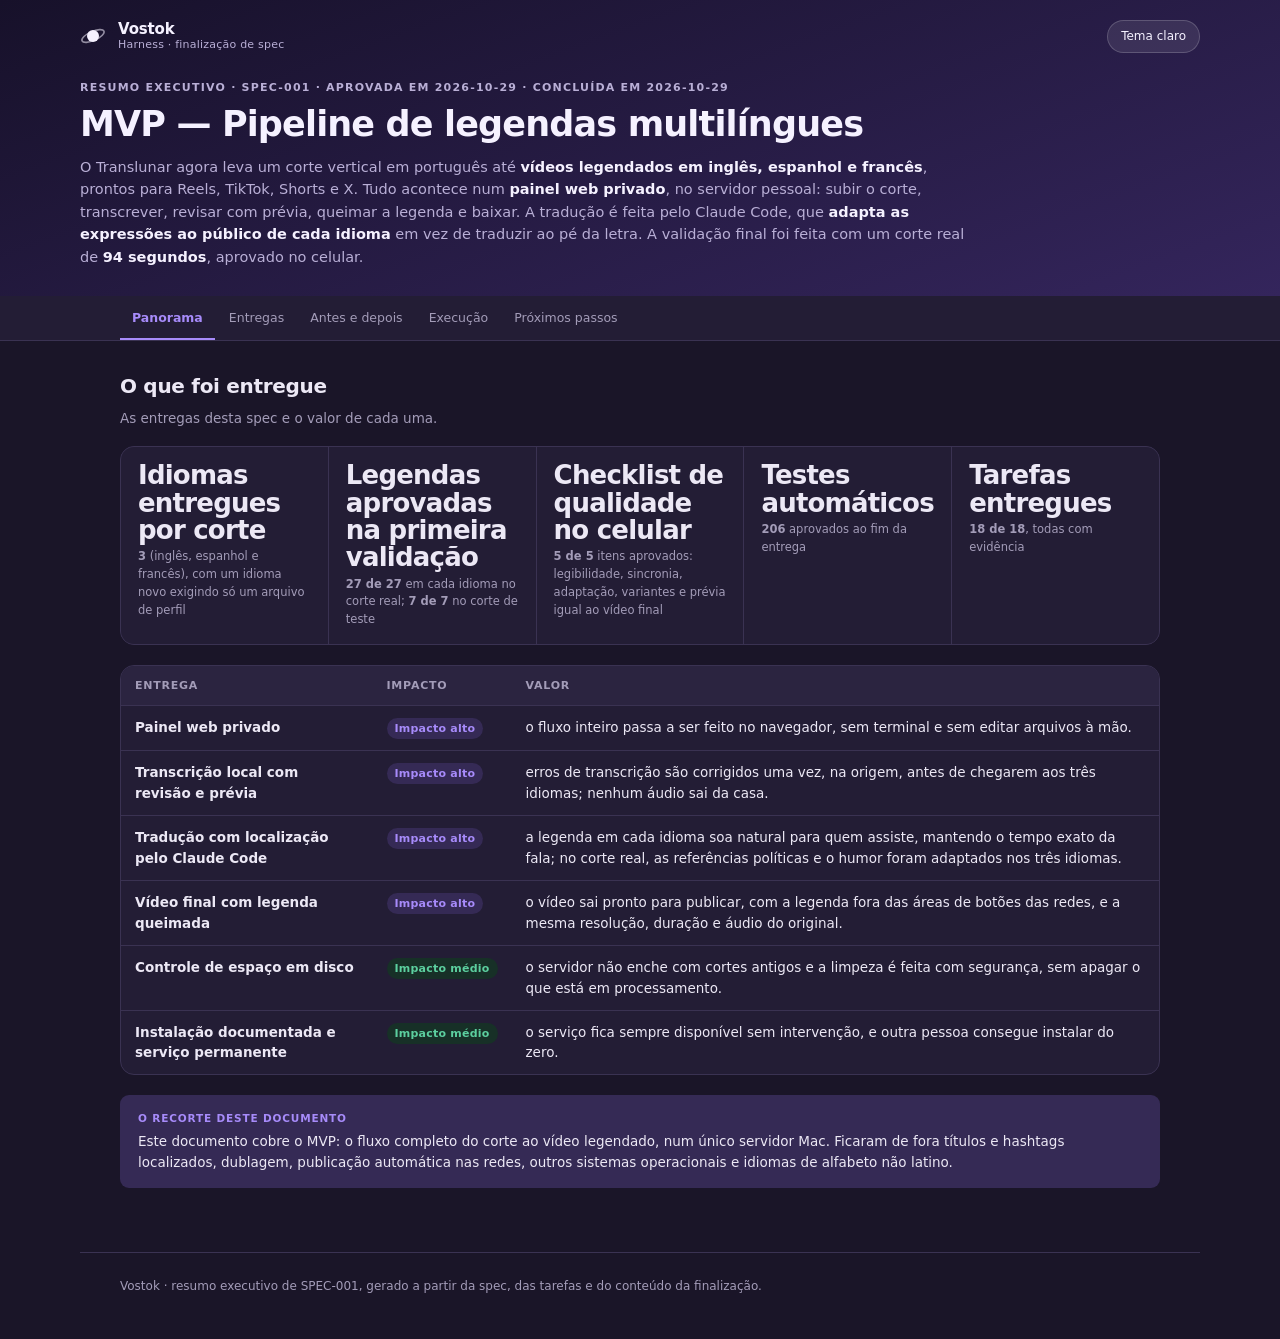
<file: docs/specs/SPEC-001/executivo.html>
<!doctype html>
<html lang="pt-BR" data-theme="dark">
<head>
<meta charset="utf-8">
<meta name="viewport" content="width=device-width, initial-scale=1">
<title>SPEC-001 · Resumo executivo · MVP — Pipeline de legendas multilíngues</title>
<style>
:root {
  color-scheme: dark;
  --color-bg: #1a1528;
  --color-surface: #231d35;
  --color-surface-2: #2b2440;
  --color-ink: #ece8f5;
  --color-muted: #a39cb8;
  --color-line: #3a3252;
  --color-primary: #a78bfa;
  --color-primary-ink: #150f22;
  --color-primary-soft: #352a55;
  --color-ok: #5ccf9f;
  --color-ok-soft: #173027;
  --color-warn: #f0a45a;
  --color-warn-soft: #33251a;
  --color-crit: #ef7b86;
  --color-crit-soft: #3a1c22;
  --color-diff-add: #5ccf9f;
  --color-diff-add-soft: #173027;
  --color-diff-del: #ef7b86;
  --color-diff-del-soft: #3a1c22;
  --color-head: #17112a;
  --color-head-2: #34255c;
  --color-head-ink: #f5f1ff;
  --color-head-muted: #b9afd6;
  --font-body: system-ui, -apple-system, "Segoe UI", Roboto, sans-serif;
  --font-mono: ui-monospace, SFMono-Regular, Menlo, Consolas, monospace;
}
:root[data-theme="light"] {
  color-scheme: light;
  --color-bg: #f7f5fb;
  --color-surface: #ffffff;
  --color-surface-2: #f1edf8;
  --color-ink: #1d1729;
  --color-muted: #6a6280;
  --color-line: #e3ddee;
  --color-primary: #6d28d9;
  --color-primary-ink: #ffffff;
  --color-primary-soft: #ede5fb;
  --color-ok: #047857;
  --color-ok-soft: #e3f4ec;
  --color-warn: #b45309;
  --color-warn-soft: #fdf1e3;
  --color-crit: #b91c3c;
  --color-crit-soft: #fbe5ea;
  --color-diff-add: #047857;
  --color-diff-add-soft: #e3f4ec;
  --color-diff-del: #b91c3c;
  --color-diff-del-soft: #fbe5ea;
  --color-head: #1c1430;
  --color-head-2: #38235f;
  --color-head-ink: #ffffff;
  --color-head-muted: #cdc2ee;
}
* { box-sizing: border-box; }
html { background: var(--color-bg); }
body {
  margin: 0; background: var(--color-bg); color: var(--color-ink);
  font: 400 14px/1.55 var(--font-body); -webkit-font-smoothing: antialiased;
}
code { font: .92em var(--font-mono); background: var(--color-surface-2); padding: 1px 5px; border-radius: 4px; }
p { margin: 0 0 12px; }
h2 { font-size: 20px; margin: 0 0 5px; letter-spacing: -.015em; text-wrap: pretty; }
h3 { font-size: 15px; margin: 0 0 8px; letter-spacing: -.008em; }

/* Cabeçalho em faixa */
.hd { background: linear-gradient(160deg, var(--color-head) 0%, var(--color-head-2) 100%); color: var(--color-head-ink);
      padding: 20px clamp(16px, 4vw, 40px) 0; }
.hd-top, .hd-body { max-width: 1120px; margin: 0 auto; }
.hd-top { display: flex; align-items: center; gap: 12px; }
.mark { width: 26px; height: 26px; flex: none; }
.wm { font-weight: 700; font-size: 15px; letter-spacing: -.01em; line-height: 1.15; }
.wm small { display: block; font-weight: 500; font-size: 11px; color: var(--color-head-muted); letter-spacing: .02em; }
.hd-sp { flex: 1; }
.tbtn { background: rgba(255,255,255,.09); color: var(--color-head-ink); border: 1px solid rgba(255,255,255,.18);
        border-radius: 999px; padding: 6px 13px; font: inherit; font-size: 12px; cursor: pointer; }
.tbtn:hover { background: rgba(255,255,255,.17); }
.tbtn:focus-visible { outline: 2px solid var(--color-head-muted); outline-offset: 2px; }
.hd-body { padding: 26px 0 28px; }
.eyebrow { font-size: 11px; font-weight: 700; letter-spacing: .11em; text-transform: uppercase; color: var(--color-head-muted); margin: 0 0 9px; }
.hd-body h1 { font-size: clamp(26px, 3.5vw, 35px); line-height: 1.12; margin: 0 0 12px; letter-spacing: -.024em; text-wrap: pretty; }
.lede { font-size: 14.5px; color: var(--color-head-muted); max-width: 900px; }
.lede p:last-child { margin-bottom: 0; }
.lede strong { color: var(--color-head-ink); font-weight: 600; }
.lede code { background: rgba(255,255,255,.1); color: var(--color-head-ink); }

.na { color: var(--color-muted); font-style: italic; }

/* Abas */
.nav { position: sticky; top: 0; z-index: 20; background: var(--color-surface); border-bottom: 1px solid var(--color-line); }
.nav-in { max-width: 1120px; margin: 0 auto; display: flex; gap: 2px; padding: 0 clamp(16px, 4vw, 40px); overflow-x: auto; }
.nav a { display: block; padding: 12px 12px 10px; font-size: 12.5px; color: var(--color-muted); text-decoration: none;
         border-bottom: 2px solid transparent; white-space: nowrap; }
.nav a:hover { color: var(--color-ink); }
.nav a.on { color: var(--color-primary); border-bottom-color: var(--color-primary); font-weight: 600; }
.nav a:focus-visible { outline: 2px solid var(--color-primary); outline-offset: -3px; border-radius: 3px; }

main { max-width: 1120px; margin: 0 auto; padding: 0 clamp(16px, 4vw, 40px) 56px; }
.panel { padding: 30px 0 8px; }
.tabs .panel:not(.on) { display: none; }
.sec-h { margin: 0 0 18px; }
.sec-h > p { color: var(--color-muted); font-size: 13.5px; margin: 6px 0 0; }
.block { margin-top: 26px; }

/* Indicadores */
.kpis { display: grid; grid-template-columns: repeat(auto-fit, minmax(150px, 1fr)); gap: 1px; background: var(--color-line);
        border: 1px solid var(--color-line); border-radius: 14px; overflow: hidden; margin: 0 0 20px; }
.kpi { background: var(--color-surface); padding: 15px 17px; }
.kpi b { display: block; font-size: 26px; font-weight: 700; letter-spacing: -.03em; line-height: 1.05; font-variant-numeric: tabular-nums; }
.kpi b small { font-size: 15px; font-weight: 500; color: var(--color-muted); letter-spacing: 0; }
.kpi span { display: block; font-size: 11.5px; color: var(--color-muted); margin-top: 4px; }

/* Tabelas */
.tw { overflow-x: auto; border: 1px solid var(--color-line); border-radius: 14px; background: var(--color-surface); margin: 0 0 14px; }
table { border-collapse: collapse; width: 100%; min-width: 560px; }
th { text-align: left; font-size: 11px; text-transform: uppercase; letter-spacing: .07em; color: var(--color-muted); font-weight: 700;
     padding: 11px 14px; border-bottom: 1px solid var(--color-line); background: var(--color-surface-2); white-space: nowrap; }
td { padding: 11px 14px; border-bottom: 1px solid var(--color-line); font-size: 13.5px; vertical-align: top; }
tr:last-child td { border-bottom: 0; }
td.strong { font-weight: 600; }

/* Etiquetas e notas */
.tag { display: inline-block; font-size: 11px; font-weight: 700; letter-spacing: .02em; padding: 2px 8px; border-radius: 999px;
       white-space: nowrap; background: var(--color-surface-2); color: var(--color-muted); }
.tag.alto { background: var(--color-primary-soft); color: var(--color-primary); }
.tag.medio { background: var(--color-ok-soft); color: var(--color-ok); }
.tag.baixo { background: var(--color-surface-2); color: var(--color-muted); }
.note { background: var(--color-primary-soft); border-radius: 9px; padding: 15px 18px; font-size: 13.5px; margin: 20px 0 0; }
.note > b:first-child { display: block; text-transform: uppercase; font-size: 10.5px; letter-spacing: .08em; margin-bottom: 4px; color: var(--color-primary); }
.note p:last-child, .note ul:last-child, .note ol:last-child { margin-bottom: 0; }
.note ul, .note ol { margin: 0 0 10px; padding-left: 20px; }
.note.warn { background: var(--color-warn-soft); }
.note.warn > b:first-child { color: var(--color-warn); }

/* Cartões das entregas */
.cards { display: grid; gap: 10px; }
details.card { background: var(--color-surface); border: 1px solid var(--color-line); border-left: 3px solid var(--color-line);
               border-radius: 9px; overflow: hidden; }
details.card.impact-alto { border-left-color: var(--color-primary); }
details.card.impact-medio { border-left-color: var(--color-ok); }
details.card > summary { display: flex; align-items: baseline; gap: 11px; flex-wrap: wrap; padding: 15px 18px; cursor: pointer; list-style: none; }
details.card > summary::-webkit-details-marker { display: none; }
details.card > summary::before { content: "+"; font-family: var(--font-mono); color: var(--color-primary); font-weight: 700; flex: none; width: 11px; }
details.card[open] > summary::before { content: "\2212"; }
details.card > summary > b { font-size: 14.5px; letter-spacing: -.008em; flex: 1; min-width: 200px; }
details.card > summary:hover { background: var(--color-surface-2); }
details.card > summary:focus-visible { outline: 2px solid var(--color-primary); outline-offset: -2px; }
details.card[open] > summary { border-bottom: 1px solid var(--color-line); }
.card-body { padding: 14px 18px 16px 40px; color: var(--color-muted); font-size: 13.5px; }
.card-body p { margin: 0 0 10px; }
.card-body p:last-child { margin-bottom: 0; }
.card-body p > b:first-child { display: block; text-transform: uppercase; font-size: 10.5px; letter-spacing: .08em;
                               color: var(--color-ink); opacity: .7; margin-bottom: 2px; font-weight: 700; }
.ctl { display: flex; gap: 8px; justify-content: flex-end; margin: -6px 0 12px; }
.ctl button { font: inherit; font-size: 12px; color: var(--color-muted); background: none; border: 1px solid var(--color-line);
              border-radius: 999px; padding: 4px 11px; cursor: pointer; }
.ctl button:hover { color: var(--color-ink); border-color: var(--color-primary); }

/* Conteúdo em Markdown */
.md { font-size: 14px; }
.md ul, .md ol { margin: 0 0 12px; padding-left: 22px; }
.md li { margin: 4px 0; }
.md li::marker { color: var(--color-primary); }

/* Linha do tempo */
.timeline { list-style: none; margin: 0; padding: 0 0 0 18px; border-left: 2px solid var(--color-line); display: grid; gap: 10px; }
.timeline li { position: relative; display: grid; grid-template-columns: 96px minmax(0, 1fr); gap: 12px; align-items: baseline; font-size: 13.5px; }
.timeline li::before { content: ""; position: absolute; left: -25px; top: 6px; width: 10px; height: 10px; border-radius: 50%;
                       background: var(--color-bg); border: 2px solid var(--color-primary); }
.timeline li.pending::before { border-color: var(--color-muted); }
.timeline .date { font: 500 12px/1.4 var(--font-mono); color: var(--color-muted); }
.timeline .task { overflow-wrap: anywhere; }
.timeline .id { font: 700 11.5px var(--font-mono); color: var(--color-primary); margin-right: 6px; }

footer { max-width: 1120px; margin: 0 auto; padding: 24px clamp(16px, 4vw, 40px) 44px; border-top: 1px solid var(--color-line);
         color: var(--color-muted); font-size: 12px; }

@media (max-width: 640px) {
  .card-body { padding-left: 18px; }
  .timeline li { grid-template-columns: minmax(0, 1fr); gap: 2px; }
}
@page { margin: 0; }
@media print {
  * { -webkit-print-color-adjust: exact; print-color-adjust: exact; }
  .tbtn, .nav, .ctl { display: none; }
  .tabs .panel:not(.on), .panel { display: block; }
  .panel + .panel { break-before: page; padding-top: 14mm; }
  main { padding-bottom: 14mm; }
  details.card, .kpi, .timeline li, tr { break-inside: avoid; }
}
@media (prefers-reduced-motion: reduce) { * { transition: none !important; } }
</style>
</head>
<body>
<header class="hd">
  <div class="hd-top">
    <svg class="mark" viewBox="0 0 26 26" aria-hidden="true">
      <circle cx="13" cy="13" r="6" fill="currentColor"/>
      <ellipse cx="13" cy="13" rx="12" ry="4.5" fill="none" stroke="currentColor" stroke-width="1.6" opacity=".55" transform="rotate(-24 13 13)"/>
    </svg>
    <div class="wm">Vostok<small>Harness · finalização de spec</small></div>
    <div class="hd-sp"></div>
    <button type="button" class="tbtn" id="theme-toggle" aria-pressed="false">Tema claro</button>
  </div>
  <div class="hd-body">
    <p class="eyebrow">Resumo executivo · SPEC-001 · aprovada em 2026-10-29 · concluída em 2026-10-29</p>
    <h1>MVP — Pipeline de legendas multilíngues</h1>
    <div class="lede">
<p>O Translunar agora leva um corte vertical em português até <strong>vídeos legendados em inglês, espanhol e francês</strong>, prontos para Reels, TikTok, Shorts e X. Tudo acontece num <strong>painel web privado</strong>, no servidor pessoal: subir o corte, transcrever, revisar com prévia, queimar a legenda e baixar. A tradução é feita pelo Claude Code, que <strong>adapta as expressões ao público de cada idioma</strong> em vez de traduzir ao pé da letra. A validação final foi feita com um corte real de <strong>94 segundos</strong>, aprovado no celular.</p>
    </div>
  </div>
</header>

<nav class="nav" aria-label="Seções">
  <div class="nav-in" role="tablist">
    <a href="#p-panorama" role="tab" data-tab="panorama">Panorama</a>
    <a href="#p-entregas" role="tab" data-tab="entregas">Entregas</a>
    <a href="#p-antes-e-depois" role="tab" data-tab="antes-e-depois">Antes e depois</a>
    <a href="#p-execucao" role="tab" data-tab="execucao">Execução</a>
    <a href="#p-proximos-passos" role="tab" data-tab="proximos-passos">Próximos passos</a>
  </div>
</nav>

<main id="main">
  <section class="panel" id="p-panorama" role="tabpanel" data-panel="panorama">
    <div class="sec-h"><h2>O que foi entregue</h2><p>As entregas desta spec e o valor de cada uma.</p></div>
<div class="kpis">
<div class="kpi"><b>Idiomas entregues por corte</b><span><strong>3</strong> (inglês, espanhol e francês), com um idioma novo exigindo só um arquivo de perfil</span></div>
<div class="kpi"><b>Legendas aprovadas na primeira validação</b><span><strong>27 de 27</strong> em cada idioma no corte real; <strong>7 de 7</strong> no corte de teste</span></div>
<div class="kpi"><b>Checklist de qualidade no celular</b><span><strong>5 de 5</strong> itens aprovados: legibilidade, sincronia, adaptação, variantes e prévia igual ao vídeo final</span></div>
<div class="kpi"><b>Testes automáticos</b><span><strong>206</strong> aprovados ao fim da entrega</span></div>
<div class="kpi"><b>Tarefas entregues</b><span><strong>18 de 18</strong>, todas com evidência</span></div>
</div>
<div class="tw"><table>
<thead><tr><th>Entrega</th><th>Impacto</th><th>Valor</th></tr></thead>
<tbody>
<tr><td class="strong">Painel web privado</td><td><span class="tag alto">Impacto alto</span></td><td>o fluxo inteiro passa a ser feito no navegador, sem terminal e sem editar arquivos à mão.</td></tr>
<tr><td class="strong">Transcrição local com revisão e prévia</td><td><span class="tag alto">Impacto alto</span></td><td>erros de transcrição são corrigidos uma vez, na origem, antes de chegarem aos três idiomas; nenhum áudio sai da casa.</td></tr>
<tr><td class="strong">Tradução com localização pelo Claude Code</td><td><span class="tag alto">Impacto alto</span></td><td>a legenda em cada idioma soa natural para quem assiste, mantendo o tempo exato da fala; no corte real, as referências políticas e o humor foram adaptados nos três idiomas.</td></tr>
<tr><td class="strong">Vídeo final com legenda queimada</td><td><span class="tag alto">Impacto alto</span></td><td>o vídeo sai pronto para publicar, com a legenda fora das áreas de botões das redes, e a mesma resolução, duração e áudio do original.</td></tr>
<tr><td class="strong">Controle de espaço em disco</td><td><span class="tag medio">Impacto médio</span></td><td>o servidor não enche com cortes antigos e a limpeza é feita com segurança, sem apagar o que está em processamento.</td></tr>
<tr><td class="strong">Instalação documentada e serviço permanente</td><td><span class="tag medio">Impacto médio</span></td><td>o serviço fica sempre disponível sem intervenção, e outra pessoa consegue instalar do zero.</td></tr>
</tbody>
</table></div>
    <div class="note"><b>O recorte deste documento</b>
<p>Este documento cobre o MVP: o fluxo completo do corte ao vídeo legendado, num único servidor Mac. Ficaram de fora títulos e hashtags localizados, dublagem, publicação automática nas redes, outros sistemas operacionais e idiomas de alfabeto não latino.</p>
    </div>
  </section>

  <section class="panel" id="p-entregas" role="tabpanel" data-panel="entregas">
    <div class="sec-h"><h2>As 6 entregas</h2><p>Abra cada entrega para ver o que mudou, o valor e como perceber.</p></div>
    <div class="ctl"><button type="button" data-cards="open">Abrir todas</button><button type="button" data-cards="close">Fechar todas</button></div>
    <div class="cards">
<details class="card impact-alto">
<summary><b>Painel web privado</b><span class="tag alto">Impacto alto</span></summary>
<div class="card-body">

<p><b>O que mudou</b>um painel com login, na rede local, reúne o acervo de cortes, o envio de vídeos, a transcrição com progresso ao vivo, a revisão da legenda, a queima e os downloads.</p>
<p><b>Valor</b>o fluxo inteiro passa a ser feito no navegador, sem terminal e sem editar arquivos à mão.</p>
<p><b>Como perceber</b>abrir o endereço do painel, entrar com a senha e acompanhar um corte do envio ao download.</p>

</div>
</details>
<details class="card impact-alto">
<summary><b>Transcrição local com revisão e prévia</b><span class="tag alto">Impacto alto</span></summary>
<div class="card-body">

<p><b>O que mudou</b>a fala em português vira legenda automaticamente, no próprio servidor, já dividida no tamanho certo para vídeo vertical. A legenda aparece sobre o vídeo e pode ser corrigida antes de traduzir.</p>
<p><b>Valor</b>erros de transcrição são corrigidos uma vez, na origem, antes de chegarem aos três idiomas; nenhum áudio sai da casa.</p>
<p><b>Como perceber</b>depois de transcrever, tocar o vídeo na Revisão e ver a legenda, editar uma frase e ver a prévia mudar na hora.</p>

</div>
</details>
<details class="card impact-alto">
<summary><b>Tradução com localização pelo Claude Code</b><span class="tag alto">Impacto alto</span></summary>
<div class="card-body">

<p><b>O que mudou</b>basta colar no Claude Code o caminho mostrado pelo painel. Ele pergunta os idiomas, lê o contexto do vídeo e o glossário, adapta piadas e expressões e só termina quando todas as legendas passam na checagem de tamanho e sincronia.</p>
<p><b>Valor</b>a legenda em cada idioma soa natural para quem assiste, mantendo o tempo exato da fala; no corte real, as referências políticas e o humor foram adaptados nos três idiomas.</p>
<p><b>Como perceber</b>o painel marca cada idioma como traduzido e mostra a prévia dele sobre o vídeo.</p>

</div>
</details>
<details class="card impact-alto">
<summary><b>Vídeo final com legenda queimada</b><span class="tag alto">Impacto alto</span></summary>
<div class="card-body">

<p><b>O que mudou</b>o painel grava a legenda de cada idioma dentro do vídeo, com o mesmo visual da prévia, e entrega cada vídeo ou um pacote com todos.</p>
<p><b>Valor</b>o vídeo sai pronto para publicar, com a legenda fora das áreas de botões das redes, e a mesma resolução, duração e áudio do original.</p>
<p><b>Como perceber</b>marcar os idiomas, queimar, assistir no próprio painel e baixar o pacote.</p>

</div>
</details>
<details class="card impact-medio">
<summary><b>Controle de espaço em disco</b><span class="tag medio">Impacto médio</span></summary>
<div class="card-body">

<p><b>O que mudou</b>uma seção mostra o espaço livre e quanto o Translunar ocupa, e apaga vídeos originais, legendas e vídeos finais, por seleção ou por idade.</p>
<p><b>Valor</b>o servidor não enche com cortes antigos e a limpeza é feita com segurança, sem apagar o que está em processamento.</p>
<p><b>Como perceber</b>na seção de armazenamento, selecionar itens antigos, excluir e ver o espaço liberado.</p>

</div>
</details>
<details class="card impact-medio">
<summary><b>Instalação documentada e serviço permanente</b><span class="tag medio">Impacto médio</span></summary>
<div class="card-body">

<p><b>O que mudou</b>o painel roda como serviço do servidor, volta sozinho depois de reiniciar e é acessado com HTTPS pelo nome na rede local ou pelo IP. O guia de instalação ficou genérico, para qualquer Mac.</p>
<p><b>Valor</b>o serviço fica sempre disponível sem intervenção, e outra pessoa consegue instalar do zero.</p>
<p><b>Como perceber</b>reiniciar o servidor e abrir o painel de novo; seguir o guia num Mac novo.</p>
</div>
</details>
    </div>
  </section>

  <section class="panel" id="p-antes-e-depois" role="tabpanel" data-panel="antes-e-depois">
    <div class="sec-h"><h2>Antes e depois</h2><p>Como era e como ficou para quem usa.</p></div>
    <div class="md">
<div class="tw"><table>
<thead>
<tr><th>Situação</th><th>Antes</th><th>Depois</th></tr>
</thead>
<tbody>
<tr><td>Legendar um corte em 3 idiomas</td><td>Manual, idioma por idioma</td><td>Um fluxo único: enviar, transcrever, revisar, traduzir e queimar</td></tr>
<tr><td>Qualidade da tradução</td><td>Risco de tradução literal</td><td>Adaptação de expressões e humor por idioma, com glossário e contexto</td></tr>
<tr><td>Sincronia e tamanho da legenda</td><td>Ajuste no olho</td><td>Checagem automática de linhas, caracteres e velocidade de leitura</td></tr>
<tr><td>Conferência antes de publicar</td><td>Só depois de renderizar</td><td>Prévia instantânea sobre o vídeo, igual ao resultado final</td></tr>
<tr><td>Privacidade</td><td>Dependência de serviços externos</td><td>Transcrição local, sem enviar o áudio para fora</td></tr>
</tbody>
</table></div>
    </div>
  </section>

  <section class="panel" id="p-execucao" role="tabpanel" data-panel="execucao">
    <div class="sec-h"><h2>Como foi executado</h2><p>Tarefas, testes e evidências, da aprovação em 2026-10-29 à conclusão em 2026-10-29.</p></div>
<div class="kpis">
<div class="kpi"><b>18<small> / 18</small></b><span>Tarefas concluídas</span></div>
<div class="kpi"><b>18<small> / 18</small></b><span>Tarefas com testes aprovados</span></div>
<div class="kpi"><b>38<small> / 38</small></b><span>Evidências geradas</span></div>
</div>
    <div class="block">
      <h3>Linha do tempo</h3>
      <ol class="timeline">
      <li><span class="date">2026-10-29</span><span class="task"><span class="id">TASK-01</span>Esqueleto do projeto Python</span></li>
      <li><span class="date">2026-10-29</span><span class="task"><span class="id">TASK-02</span>Configuração, perfis e glossário</span></li>
      <li><span class="date">2026-10-29</span><span class="task"><span class="id">TASK-03</span>SRT, WebVTT e validação de legendas</span></li>
      <li><span class="date">2026-10-29</span><span class="task"><span class="id">TASK-04</span>Estado, hashes e lock por corte</span></li>
      <li><span class="date">2026-10-29</span><span class="task"><span class="id">TASK-05</span>Probe e miniatura</span></li>
      <li><span class="date">2026-10-29</span><span class="task"><span class="id">TASK-06</span>Transcrição e segmentação</span></li>
      <li><span class="date">2026-10-29</span><span class="task"><span class="id">TASK-07</span>Queima com ffmpeg e fonte embarcada</span></li>
      <li><span class="date">2026-10-29</span><span class="task"><span class="id">TASK-08</span>Painel base, login e identidade visual</span></li>
      <li><span class="date">2026-10-29</span><span class="task"><span class="id">TASK-09</span>Implantação no server e 1ª revisão visual</span></li>
      <li><span class="date">2026-10-29</span><span class="task"><span class="id">TASK-10</span>Filas, worker e progresso por SSE</span></li>
      <li><span class="date">2026-10-29</span><span class="task"><span class="id">TASK-11</span>Acervo e upload no painel (revisão visual)</span></li>
      <li><span class="date">2026-10-29</span><span class="task"><span class="id">TASK-12</span>Transcrição e revisão no painel (revisão visual)</span></li>
      <li><span class="date">2026-10-29</span><span class="task"><span class="id">TASK-13</span>CLI completa</span></li>
      <li><span class="date">2026-10-29</span><span class="task"><span class="id">TASK-14</span>Queima, prévia por idioma e download no painel (revisão visual)</span></li>
      <li><span class="date">2026-10-29</span><span class="task"><span class="id">TASK-15</span>Espaço em disco e exclusão no painel (revisão visual)</span></li>
      <li><span class="date">2026-10-29</span><span class="task"><span class="id">TASK-16</span>Skill translate-subtitles</span></li>
      <li><span class="date">2026-10-29</span><span class="task"><span class="id">TASK-17</span>README do fluxo novo</span></li>
      <li><span class="date">2026-10-29</span><span class="task"><span class="id">TASK-18</span>Validação de ponta a ponta e revisão visual final</span></li>
      </ol>
    </div>
  </section>

  <section class="panel" id="p-proximos-passos" role="tabpanel" data-panel="proximos-passos">
    <div class="sec-h"><h2>Próximos passos</h2><p>O que vem a seguir e o que depende de decisão.</p></div>
    <div class="md">
<ul>
<li>Suportar outros sistemas e placas de vídeo, para rodar fora do Mac (já planejado numa nova especificação).</li>
<li>Corrigir dois detalhes visuais da revisão final: o nome de uma aba cortado em telas estreitas e as caixas de seleção claras no tema escuro.</li>
<li>Pedir a um falante nativo uma revisão do espanhol e do francês; o inglês foi aprovado pelo dono do produto.</li>
<li>Decidir se títulos, descrições e hashtags localizados entram numa próxima versão.</li>
</ul>
    </div>
    <div class="note warn"><b>Riscos e limitações</b>
<ul>
<li>Por enquanto, roda só num Mac com Apple Silicon.</li>
<li>A transcrição pode errar nomes próprios; a correção depende da revisão ou do contexto do vídeo.</li>
<li>A naturalidade do espanhol e do francês ainda não foi avaliada por um falante nativo.</li>
<li>O painel é só para a rede local ou uma VPN privada; não há acesso pela internet nem vários usuários.</li>
<li>Um trabalho interrompido por reinício precisa ser refeito manualmente.</li>
</ul>
    </div>
  </section>
</main>

<footer>Vostok · resumo executivo de SPEC-001, gerado a partir da spec, das tarefas e do conteúdo da finalização.</footer>
<script>
(function () {
  var root = document.documentElement;
  var button = document.getElementById("theme-toggle");
  button.addEventListener("click", function () {
    var light = root.getAttribute("data-theme") !== "light";
    root.setAttribute("data-theme", light ? "light" : "dark");
    button.textContent = light ? "Tema escuro" : "Tema claro";
    button.setAttribute("aria-pressed", light ? "true" : "false");
  });

  // Abas: sem JavaScript, todas as seções aparecem em sequência e os links levam a cada uma.
  // Links do menu sem painel correspondente saem do menu.
  var tabs = Array.prototype.slice.call(document.querySelectorAll(".nav a[data-tab]")).filter(function (a) {
    if (document.getElementById("p-" + a.getAttribute("data-tab"))) return true;
    a.parentNode.removeChild(a);
    return false;
  });
  var panels = Array.prototype.slice.call(document.querySelectorAll(".panel"));
  // O hash da aba (#execucao) não coincide com o id da seção (p-execucao): o link continua compartilhável
  // e o navegador não rola até a seção antes de ela aparecer, o que esconderia o cabeçalho.
  function show(id) {
    if (!tabs.length) return;
    id = id.replace(/^p-/, "");
    if (!document.getElementById("p-" + id)) id = tabs[0].getAttribute("data-tab");
    tabs.forEach(function (a) {
      var on = a.getAttribute("data-tab") === id;
      a.classList.toggle("on", on);
      a.setAttribute("aria-selected", on ? "true" : "false");
    });
    panels.forEach(function (p) { p.classList.toggle("on", p.id === "p-" + id); });
  }
  tabs.forEach(function (a) {
    a.addEventListener("click", function (ev) {
      ev.preventDefault();
      show(a.getAttribute("data-tab"));
      history.replaceState(null, "", "#" + a.getAttribute("data-tab"));
    });
  });
  document.body.classList.add("tabs");
  show((location.hash || "").replace("#", ""));

  var cards = Array.prototype.slice.call(document.querySelectorAll("details.card"));
  Array.prototype.forEach.call(document.querySelectorAll("[data-cards]"), function (b) {
    b.addEventListener("click", function () {
      var open = b.getAttribute("data-cards") === "open";
      cards.forEach(function (d) { d.open = open; });
    });
  });

  // Na impressão, as entregas fechadas abrem para o conteúdo sair inteiro no papel.
  var closed = [];
  window.addEventListener("beforeprint", function () {
    closed = cards.filter(function (d) { return !d.open; });
    closed.forEach(function (d) { d.open = true; });
  });
  window.addEventListener("afterprint", function () {
    closed.forEach(function (d) { d.open = false; });
  });
})();
</script>
</body>
</html>
</file>
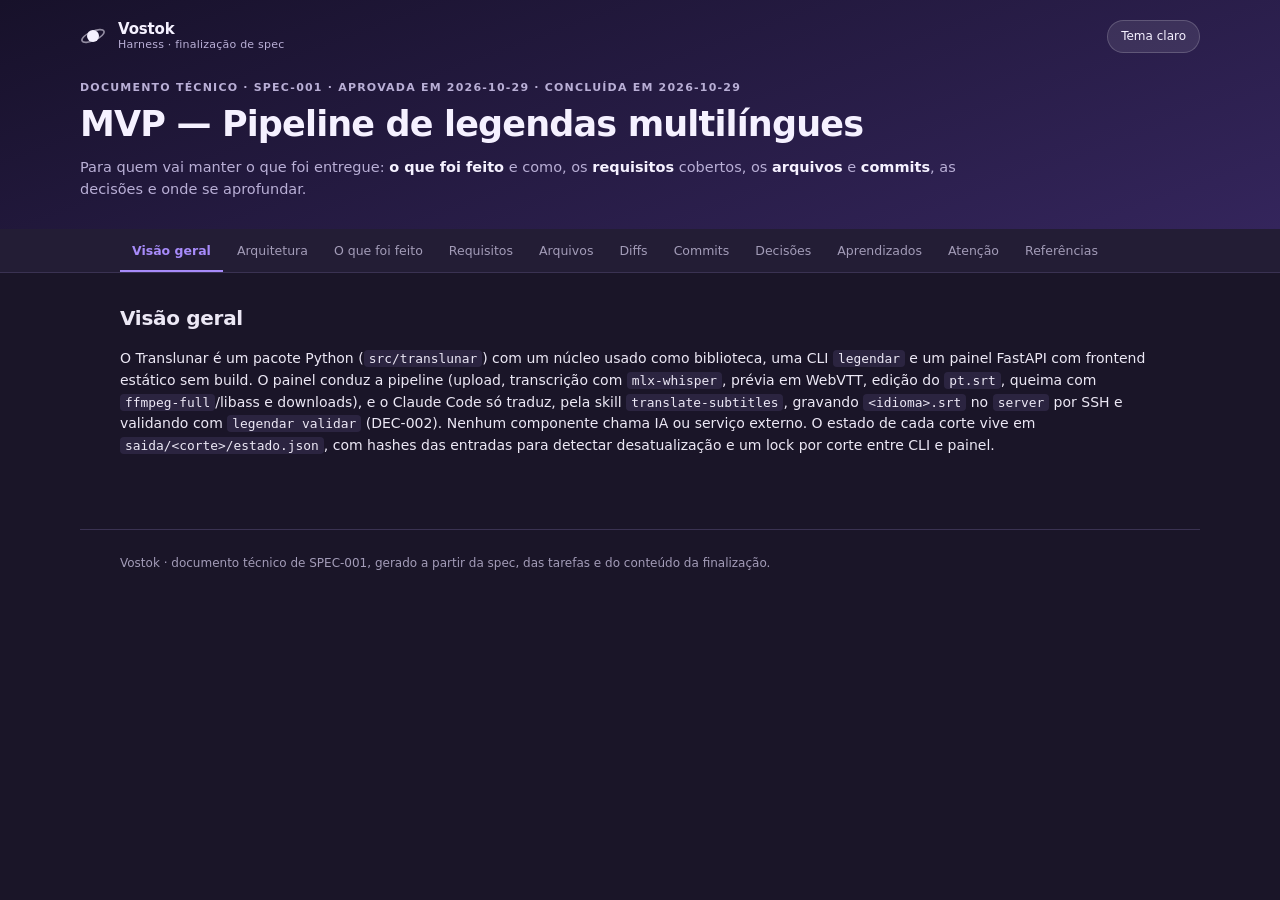
<file: docs/specs/SPEC-001/tecnico.html>
<!doctype html>
<html lang="pt-BR" data-theme="dark">
<head>
<meta charset="utf-8">
<meta name="viewport" content="width=device-width, initial-scale=1">
<title>SPEC-001 · Documento técnico · MVP — Pipeline de legendas multilíngues</title>
<style>
:root {
  color-scheme: dark;
  --color-bg: #1a1528;
  --color-surface: #231d35;
  --color-surface-2: #2b2440;
  --color-ink: #ece8f5;
  --color-muted: #a39cb8;
  --color-line: #3a3252;
  --color-primary: #a78bfa;
  --color-primary-ink: #150f22;
  --color-primary-soft: #352a55;
  --color-ok: #5ccf9f;
  --color-ok-soft: #173027;
  --color-warn: #f0a45a;
  --color-warn-soft: #33251a;
  --color-crit: #ef7b86;
  --color-crit-soft: #3a1c22;
  --color-diff-add: #5ccf9f;
  --color-diff-add-soft: #173027;
  --color-diff-del: #ef7b86;
  --color-diff-del-soft: #3a1c22;
  --color-head: #17112a;
  --color-head-2: #34255c;
  --color-head-ink: #f5f1ff;
  --color-head-muted: #b9afd6;
  --font-body: system-ui, -apple-system, "Segoe UI", Roboto, sans-serif;
  --font-mono: ui-monospace, SFMono-Regular, Menlo, Consolas, monospace;
}
:root[data-theme="light"] {
  color-scheme: light;
  --color-bg: #f7f5fb;
  --color-surface: #ffffff;
  --color-surface-2: #f1edf8;
  --color-ink: #1d1729;
  --color-muted: #6a6280;
  --color-line: #e3ddee;
  --color-primary: #6d28d9;
  --color-primary-ink: #ffffff;
  --color-primary-soft: #ede5fb;
  --color-ok: #047857;
  --color-ok-soft: #e3f4ec;
  --color-warn: #b45309;
  --color-warn-soft: #fdf1e3;
  --color-crit: #b91c3c;
  --color-crit-soft: #fbe5ea;
  --color-diff-add: #047857;
  --color-diff-add-soft: #e3f4ec;
  --color-diff-del: #b91c3c;
  --color-diff-del-soft: #fbe5ea;
  --color-head: #1c1430;
  --color-head-2: #38235f;
  --color-head-ink: #ffffff;
  --color-head-muted: #cdc2ee;
}
* { box-sizing: border-box; }
html { background: var(--color-bg); }
body {
  margin: 0; background: var(--color-bg); color: var(--color-ink);
  font: 400 14px/1.55 var(--font-body); -webkit-font-smoothing: antialiased;
}
code { font: .92em var(--font-mono); background: var(--color-surface-2); padding: 1px 5px; border-radius: 4px; }
p { margin: 0 0 12px; }
h2 { font-size: 20px; margin: 0 0 5px; letter-spacing: -.015em; text-wrap: pretty; }
h3 { font-size: 15px; margin: 0 0 8px; letter-spacing: -.008em; }

/* Cabeçalho em faixa */
.hd { background: linear-gradient(160deg, var(--color-head) 0%, var(--color-head-2) 100%); color: var(--color-head-ink);
      padding: 20px clamp(16px, 4vw, 40px) 0; }
.hd-top, .hd-body { max-width: 1120px; margin: 0 auto; }
.hd-top { display: flex; align-items: center; gap: 12px; }
.mark { width: 26px; height: 26px; flex: none; }
.wm { font-weight: 700; font-size: 15px; letter-spacing: -.01em; line-height: 1.15; }
.wm small { display: block; font-weight: 500; font-size: 11px; color: var(--color-head-muted); letter-spacing: .02em; }
.hd-sp { flex: 1; }
.tbtn { background: rgba(255,255,255,.09); color: var(--color-head-ink); border: 1px solid rgba(255,255,255,.18);
        border-radius: 999px; padding: 6px 13px; font: inherit; font-size: 12px; cursor: pointer; }
.tbtn:hover { background: rgba(255,255,255,.17); }
.tbtn:focus-visible { outline: 2px solid var(--color-head-muted); outline-offset: 2px; }
.hd-body { padding: 26px 0 28px; }
.eyebrow { font-size: 11px; font-weight: 700; letter-spacing: .11em; text-transform: uppercase; color: var(--color-head-muted); margin: 0 0 9px; }
.hd-body h1 { font-size: clamp(26px, 3.5vw, 35px); line-height: 1.12; margin: 0 0 12px; letter-spacing: -.024em; text-wrap: pretty; }
.lede { font-size: 14.5px; color: var(--color-head-muted); max-width: 900px; }
.lede p:last-child { margin-bottom: 0; }
.lede strong { color: var(--color-head-ink); font-weight: 600; }
.lede code { background: rgba(255,255,255,.1); color: var(--color-head-ink); }

main { max-width: 1120px; margin: 0 auto; padding: 0 clamp(16px, 4vw, 40px) 56px; }
.panel { padding: 30px 0 4px; }
.tabs .panel:not(.on) { display: none; }
.sec-h { margin: 0 0 14px; }
.sec-h > p { color: var(--color-muted); font-size: 13.5px; margin: 6px 0 0; }
/* Tabelas */
.tw { overflow-x: auto; border: 1px solid var(--color-line); border-radius: 14px; background: var(--color-surface); margin: 0 0 14px; }
table { border-collapse: collapse; width: 100%; min-width: 560px; }
th { text-align: left; font-size: 11px; text-transform: uppercase; letter-spacing: .07em; color: var(--color-muted); font-weight: 700;
     padding: 11px 14px; border-bottom: 1px solid var(--color-line); background: var(--color-surface-2); white-space: nowrap; }
td { padding: 11px 14px; border-bottom: 1px solid var(--color-line); font-size: 13.5px; vertical-align: top; }
tr:last-child td { border-bottom: 0; }
td.strong { font-weight: 600; }

.na { color: var(--color-muted); font-style: italic; }

/* Abas */
.nav { position: sticky; top: 0; z-index: 20; background: var(--color-surface); border-bottom: 1px solid var(--color-line); }
.nav-in { max-width: 1120px; margin: 0 auto; display: flex; gap: 2px; padding: 0 clamp(16px, 4vw, 40px); overflow-x: auto; }
.nav a { display: block; padding: 12px 12px 10px; font-size: 12.5px; color: var(--color-muted); text-decoration: none;
         border-bottom: 2px solid transparent; white-space: nowrap; }
.nav a:hover { color: var(--color-ink); }
.nav a.on { color: var(--color-primary); border-bottom-color: var(--color-primary); font-weight: 600; }
.nav a:focus-visible { outline: 2px solid var(--color-primary); outline-offset: -3px; border-radius: 3px; }

/* Diffs */
details.dfile { background: var(--color-surface); border: 1px solid var(--color-line); border-radius: 9px; margin: 0 0 8px; overflow: hidden; }
details.dfile[open] { border-color: var(--color-primary); }
details.dfile > summary { display: flex; align-items: baseline; gap: 8px; flex-wrap: wrap; padding: 11px 15px; cursor: pointer; list-style: none; }
details.dfile > summary::-webkit-details-marker { display: none; }
details.dfile > summary::before { content: "+"; font-family: var(--font-mono); color: var(--color-primary); font-weight: 700; flex: none; width: 11px; }
details.dfile[open] > summary::before { content: "\2212"; }
details.dfile > summary:hover { background: var(--color-surface-2); }
details.dfile > summary:focus-visible { outline: 2px solid var(--color-primary); outline-offset: -2px; }
details.dfile > summary .path { font: 600 12.5px var(--font-mono); flex: 1; min-width: 200px; overflow-wrap: anywhere; }
.dbody { border-top: 1px solid var(--color-line); }
.dbody > p { margin: 0; padding: 12px 15px; color: var(--color-muted); font-size: 13px; }
.dbody .tw { border: 0; border-radius: 0; margin: 0; }
table.diff { table-layout: fixed; min-width: 760px; font: 12px/1.5 var(--font-mono); }
table.diff td { padding: 0 8px; border-bottom: 0; font-size: 12px; vertical-align: top; }
table.diff col.cln { width: 48px; }
table.diff td.ln { width: 48px; text-align: right; color: var(--color-muted); user-select: none; background: var(--color-surface-2); }
table.diff td.code { white-space: pre-wrap; overflow-wrap: anywhere; }
table.diff td.code.del { background: var(--color-diff-del-soft); }
table.diff td.code.add { background: var(--color-diff-add-soft); }
table.diff td.code.empty { background: var(--color-surface-2); }
table.diff tr:has(td.code.del) td.ln:nth-child(1) { color: var(--color-diff-del); }
table.diff tr:has(td.code.add) td.ln:nth-child(3) { color: var(--color-diff-add); }
table.diff tr.hunk td { background: var(--color-primary-soft); color: var(--color-muted); padding: 4px 10px; }
table.diff td.code:nth-child(2) { border-right: 1px solid var(--color-line); }

/* Etiquetas e notas */
.tag { display: inline-block; font-size: 11px; font-weight: 700; letter-spacing: .02em; padding: 2px 8px; border-radius: 999px;
       white-space: nowrap; background: var(--color-surface-2); color: var(--color-muted); }
.chip { display: inline-block; font: 700 11.5px var(--font-mono); color: var(--color-primary); background: var(--color-primary-soft);
        padding: 1px 7px; border-radius: 999px; margin: 0 4px 3px 0; white-space: nowrap; }
.tag.criar { background: var(--color-ok-soft); color: var(--color-ok); }
.tag.alterar { background: var(--color-primary-soft); color: var(--color-primary); }
.tag.remover { background: var(--color-crit-soft); color: var(--color-crit); }
td.path { font: 12.5px var(--font-mono); overflow-wrap: anywhere; }
td.mono { font: 12.5px var(--font-mono); white-space: nowrap; }
.md { font-size: 14px; }
.md ul, .md ol { margin: 0 0 12px; padding-left: 22px; }
.md li { margin: 4px 0; }
.md li::marker { color: var(--color-primary); }
.note { background: var(--color-primary-soft); border-radius: 9px; padding: 15px 18px; font-size: 13.5px; margin: 20px 0 0; }
.note > b:first-child { display: block; text-transform: uppercase; font-size: 10.5px; letter-spacing: .08em; margin-bottom: 4px; color: var(--color-primary); }
.note p:last-child, .note ul:last-child, .note ol:last-child { margin-bottom: 0; }
.note ul, .note ol { margin: 0 0 10px; padding-left: 20px; }
.note.warn { background: var(--color-warn-soft); }
.note.warn > b:first-child { color: var(--color-warn); }

/* Conteúdo em Markdown */
.md { font-size: 14px; }
.md ul, .md ol { margin: 0 0 12px; padding-left: 22px; }
.md li { margin: 4px 0; }
.md li::marker { color: var(--color-primary); }

footer { max-width: 1120px; margin: 0 auto; padding: 24px clamp(16px, 4vw, 40px) 44px; border-top: 1px solid var(--color-line);
         color: var(--color-muted); font-size: 12px; }

@page { margin: 14mm 0; }
@media print {
  * { -webkit-print-color-adjust: exact; print-color-adjust: exact; }
  .tbtn, .nav { display: none; }
  details.dfile { break-inside: auto; }
  main { padding-bottom: 0; }
  .hd { padding-top: 0; }
  .tabs .panel:not(.on), .panel { display: block; }
  .panel + .panel { break-before: page; }
  .sec-h, tr, th { break-inside: avoid; }
  .sec-h { break-after: avoid; }
}
@media (prefers-reduced-motion: reduce) { * { transition: none !important; } }
</style>
</head>
<body>
<header class="hd">
  <div class="hd-top">
    <svg class="mark" viewBox="0 0 26 26" aria-hidden="true">
      <circle cx="13" cy="13" r="6" fill="currentColor"/>
      <ellipse cx="13" cy="13" rx="12" ry="4.5" fill="none" stroke="currentColor" stroke-width="1.6" opacity=".55" transform="rotate(-24 13 13)"/>
    </svg>
    <div class="wm">Vostok<small>Harness · finalização de spec</small></div>
    <div class="hd-sp"></div>
    <button type="button" class="tbtn" id="theme-toggle" aria-pressed="false">Tema claro</button>
  </div>
  <div class="hd-body">
    <p class="eyebrow">Documento técnico · SPEC-001 · aprovada em 2026-10-29 · concluída em 2026-10-29</p>
    <h1>MVP — Pipeline de legendas multilíngues</h1>
    <div class="lede">
      <p>Para quem vai manter o que foi entregue: <strong>o que foi feito</strong> e como, os <strong>requisitos</strong> cobertos, os <strong>arquivos</strong> e <strong>commits</strong>, as decisões e onde se aprofundar.</p>
    </div>
  </div>
</header>

<nav class="nav" aria-label="Seções">
  <div class="nav-in" role="tablist">
    <a href="#p-visao-geral" role="tab" data-tab="visao-geral">Visão geral</a>
    <a href="#p-arquitetura" role="tab" data-tab="arquitetura">Arquitetura</a>
    <a href="#p-o-que-foi-feito" role="tab" data-tab="o-que-foi-feito">O que foi feito</a>
    <a href="#p-requisitos" role="tab" data-tab="requisitos">Requisitos</a>
    <a href="#p-arquivos" role="tab" data-tab="arquivos">Arquivos</a>
    <a href="#p-diffs" role="tab" data-tab="diffs">Diffs</a>
    <a href="#p-commits" role="tab" data-tab="commits">Commits</a>
    <a href="#p-decisoes" role="tab" data-tab="decisoes">Decisões</a>
    <a href="#p-aprendizados" role="tab" data-tab="aprendizados">Aprendizados</a>
    <a href="#p-atencao" role="tab" data-tab="atencao">Atenção</a>
    <a href="#p-referencias" role="tab" data-tab="referencias">Referências</a>
  </div>
</nav>

<main>
  <section class="panel" id="p-visao-geral" role="tabpanel" data-panel="visao-geral">
    <div class="sec-h"><h2>Visão geral</h2></div>
    <div class="md">
<p>O Translunar é um pacote Python (<code>src/translunar</code>) com um núcleo usado como biblioteca, uma CLI <code>legendar</code> e um painel FastAPI com frontend estático sem build. O painel conduz a pipeline (upload, transcrição com <code>mlx-whisper</code>, prévia em WebVTT, edição do <code>pt.srt</code>, queima com <code>ffmpeg-full</code>/libass e downloads), e o Claude Code só traduz, pela skill <code>translate-subtitles</code>, gravando <code>&lt;idioma&gt;.srt</code> no <code>server</code> por SSH e validando com <code>legendar validar</code> (DEC-002). Nenhum componente chama IA ou serviço externo. O estado de cada corte vive em <code>saida/&lt;corte&gt;/estado.json</code>, com hashes das entradas para detectar desatualização e um lock por corte entre CLI e painel.</p>
    </div>
  </section>

  <section class="panel" id="p-arquitetura" role="tabpanel" data-panel="arquitetura">
    <div class="sec-h"><h2>Arquitetura e componentes</h2></div>
    <div class="md">
<div class="tw"><table>
<thead>
<tr><th>Componente</th><th>Papel</th></tr>
</thead>
<tbody>
<tr><td><code>core/models.py</code>, <code>core/errors.py</code>, <code>core/config.py</code></td><td>Modelos, erros com código de saída e carga de <code>config.yaml</code>, perfis de idioma e glossário.</td></tr>
<tr><td><code>core/srt.py</code>, <code>core/webvtt.py</code>, <code>core/validation.py</code></td><td>Leitura e escrita de SRT, conversão para WebVTT da prévia e validação estrutural e de limites (linhas, caracteres, cps).</td></tr>
<tr><td><code>core/state.py</code>, <code>core/lock.py</code></td><td><code>estado.json</code> com escrita atômica, hashes e desatualização; lock por corte com <code>flock</code>.</td></tr>
<tr><td><code>core/probe.py</code>, <code>core/transcription.py</code>, <code>core/segmentation.py</code></td><td><code>ffprobe</code>, miniatura, transcrição (<code>mlx-whisper</code> ou simulada) e segmentação dentro dos limites.</td></tr>
<tr><td><code>core/burn.py</code>, <code>assets/fonts/</code></td><td>Geração do ASS a partir do estilo de <code>config.yaml</code> e queima com ffmpeg, com a fonte Inter Bold embarcada.</td></tr>
<tr><td><code>core/pipeline.py</code>, <code>cli.py</code></td><td>Orquestração idempotente (transcrever, validar, queimar, status) e a CLI com <code>--json</code> e códigos 0 a 5.</td></tr>
<tr><td><code>panel/app.py</code>, <code>panel/auth.py</code></td><td>App FastAPI, sessão por senha com bloqueio após tentativas erradas e CSRF.</td></tr>
<tr><td><code>panel/jobs.py</code>, <code>panel/events.py</code></td><td>Duas filas (1 transcrição, até <code>queima.jobs</code> queimas) e progresso por SSE.</td></tr>
<tr><td><code>panel/routes_clips.py</code>, <code>routes_review.py</code>, <code>routes_files.py</code>, <code>routes_storage.py</code></td><td>Acervo e upload por streaming; revisão e contexto; queima, <code>Range</code> e <code>.zip</code>; espaço em disco e exclusão.</td></tr>
<tr><td><code>panel/static/</code></td><td>Shell com sidebar, <code>tokens.css</code> da identidade Ishtar Sink e um módulo JS e CSS por seção.</td></tr>
<tr><td><code>deploy/</code></td><td>LaunchAgent <code>local.translunar-painel</code> e bloco do Caddy (<code>tls internal</code>) para <code>translunar.local</code> e <code>IP:8771</code>.</td></tr>
<tr><td><code>vostok/skills/custom/translate-subtitles/</code></td><td>A skill de tradução e localização, com o redirecionamento em <code>.claude/skills/</code>.</td></tr>
</tbody>
</table></div>
    </div>
  </section>

  <section class="panel" id="p-o-que-foi-feito" role="tabpanel" data-panel="o-que-foi-feito">
    <div class="sec-h"><h2>O que foi feito</h2></div>
    <div class="md">
<ul>
<li><strong>Base (TASK-01 a 04):</strong> projeto com <code>uv</code>, <code>ruff</code> e <code>mypy</code>; configuração com perfis <code>en</code>, <code>es</code> e <code>fr</code> e glossário; SRT, WebVTT e validação com tipos de problema (<code>missing_id</code>, <code>timestamp</code>, <code>lines</code>, <code>chars</code>, <code>cps</code> e outros); estado atômico e lock entre processos.</li>
<li><strong>Mídia (TASK-05 a 07):</strong> probe e miniatura; transcrição com segmentação em até 2 linhas de 32 caracteres e 1 a 6 s; queima que preserva resolução, duração e áudio, com o estilo calculado só de <code>config.yaml</code>.</li>
<li><strong>Painel (TASK-08, 10 a 12, 14, 15):</strong> login, filas com SSE, acervo com seletor 9:16/16:9 por cartão, revisão com prévia sobreposta e edição do <code>pt.srt</code>, queima por idioma em fila por corte, downloads com <code>Range</code> e <code>.zip</code>, e armazenamento com filtro de visualização e exclusão do que foi marcado.</li>
<li><strong>CLI (TASK-13):</strong> <code>painel</code>, <code>transcrever</code>, <code>validar</code>, <code>queimar</code> e <code>status</code>, sem interação e com <code>--json</code>; <code>validar</code> registra a tradução aprovada no <code>estado.json</code>.</li>
<li><strong>Implantação (TASK-09):</strong> <code>ffmpeg-full</code> no <code>server</code>, código publicado por <code>rsync</code>, LaunchAgent, Caddy por <code>import</code> e nome <code>.local</code> publicado com <code>dns-sd</code> por um segundo LaunchAgent.</li>
<li><strong>Skill e documentação (TASK-16, 17):</strong> skill <code>translate-subtitles</code> com gravação atômica e até 3 rodadas de validação; README genérico com seções de plataformas, convenções e roadmap.</li>
<li><strong>Validação (TASK-18):</strong> fluxo completo num corte real de 93,8 s, com as três queimas prontas e o checklist do celular aprovado.</li>
</ul>
    </div>
  </section>

  <section class="panel" id="p-requisitos" role="tabpanel" data-panel="requisitos">
    <div class="sec-h"><h2>Requisitos e tarefas</h2><p>Cada requisito com as tarefas que o cobrem.</p></div>
<div class="tw"><table>
<thead><tr><th>Requisito</th><th>Descrição</th><th>Tarefas</th></tr></thead>
<tbody>
<tr><td class="mono">RF-34</td><td>Um idioma de alfabeto latino novo deve exigir só um arquivo <code>config/idiomas/&lt;codigo&gt;.yaml</code>, sem mudança de código.</td><td><span class="chip">TASK-02</span></td></tr>
<tr><td class="mono">RF-18</td><td><code>legendar validar</code> deve recusar SRT inválido, id faltando, id duplicado ou timestamp diferente do <code>pt.srt</code> do mesmo corte.</td><td><span class="chip">TASK-03</span></td></tr>
<tr><td class="mono">RF-19</td><td><code>legendar validar</code> deve recusar legendas acima de <code>legenda.max_linhas</code>, de <code>legenda.max_caracteres_linha</code> ou de <code>legenda.max_cps</code>.</td><td><span class="chip">TASK-03</span></td></tr>
<tr><td class="mono">CT-13</td><td>Validação estrutural</td><td><span class="chip">TASK-03</span></td></tr>
<tr><td class="mono">CT-14</td><td>Validação de limites</td><td><span class="chip">TASK-03</span></td></tr>
<tr><td class="mono">RF-23</td><td>O sistema deve marcar como desatualizados os itens que dependem de uma entrada alterada: traduções e vídeos quando o <code>pt.srt</code> muda, e o vídeo de um idioma quando o <code>&lt;idioma&gt;.srt</code> muda.</td><td><span class="chip">TASK-04</span></td></tr>
<tr><td class="mono">RF-24</td><td>O sistema não deve refazer uma etapa pronta e atual sem pedido explícito (<code>--forcar</code> na CLI ou &quot;Refazer&quot; no painel).</td><td><span class="chip">TASK-04</span></td></tr>
<tr><td class="mono">RF-32</td><td>O sistema deve adquirir um lock por corte antes de transcrever ou queimar, recusando o processamento concorrente pela CLI e pelo painel.</td><td><span class="chip">TASK-04</span></td></tr>
<tr><td class="mono">CT-17</td><td>Desatualização</td><td><span class="chip">TASK-04</span></td></tr>
<tr><td class="mono">CT-26</td><td>Lock por corte</td><td><span class="chip">TASK-04</span></td></tr>
<tr><td class="mono">RF-07</td><td>Antes de transcrever, o sistema deve validar o vídeo com o <code>ffprobe</code>: arquivo legível, resolução, duração e presença de faixa de áudio.</td><td><span class="chip">TASK-05</span></td></tr>
<tr><td class="mono">RF-06</td><td>O sistema deve transcrever o áudio em pt-BR com o <code>mlx-whisper</code> e gravar <code>saida/&lt;corte&gt;/pt.srt</code>, disparado pelo painel ou por <code>legendar transcrever</code>.</td><td><span class="chip">TASK-06</span></td></tr>
<tr><td class="mono">RF-08</td><td>A segmentação deve gerar legendas dentro de <code>legenda.max_linhas</code>, <code>legenda.max_caracteres_linha</code> e da duração entre <code>legenda.duracao_min_s</code> e <code>legenda.duracao_max_s</code>.</td><td><span class="chip">TASK-06</span></td></tr>
<tr><td class="mono">CT-05</td><td>Transcrição simulada</td><td><span class="chip">TASK-06</span></td></tr>
<tr><td class="mono">CT-06</td><td>Segmentação</td><td><span class="chip">TASK-06</span></td></tr>
<tr><td class="mono">RF-22</td><td>A queima deve manter a resolução, a proporção, a duração e o áudio do vídeo original.</td><td><span class="chip">TASK-07</span></td></tr>
<tr><td class="mono">CT-16</td><td>Queima</td><td><span class="chip">TASK-07</span></td></tr>
<tr><td class="mono">RF-30</td><td>O painel deve exigir login por senha única, com sessão por cookie, proteção contra CSRF e limite de tentativas.</td><td><span class="chip">TASK-08</span></td></tr>
<tr><td class="mono">CT-24</td><td>Autenticação</td><td><span class="chip">TASK-08</span></td></tr>
<tr><td class="mono">RF-09</td><td>O painel deve mostrar o progresso da transcrição e da queima de cada corte e idioma, atualizado por SSE, sem recarregar a página.</td><td><span class="chip">TASK-10</span></td></tr>
<tr><td class="mono">RF-31</td><td>O sistema deve persistir estado e progresso em <code>saida/&lt;corte&gt;/estado.json</code> e, ao reiniciar, marcar como <code>interrompido</code> os jobs que estavam em execução.</td><td><span class="chip">TASK-10</span></td></tr>
<tr><td class="mono">RF-33</td><td>A falha num corte ou idioma deve ser registrada no <code>estado.json</code> e mostrada no painel sem interromper os demais jobs da fila.</td><td><span class="chip">TASK-10</span></td></tr>
<tr><td class="mono">CT-07</td><td>Progresso por SSE</td><td><span class="chip">TASK-10</span></td></tr>
<tr><td class="mono">CT-25</td><td>Reinício</td><td><span class="chip">TASK-10</span></td></tr>
<tr><td class="mono">CT-27</td><td>Falha isolada</td><td><span class="chip">TASK-10</span></td></tr>
<tr><td class="mono">RF-01</td><td>O painel deve listar os vídeos de <code>entrada/</code> (mp4, mov, mkv, webm, m4v) com miniatura, duração, tamanho e estado por etapa e idioma.</td><td><span class="chip">TASK-11</span></td></tr>
<tr><td class="mono">RF-02</td><td>O painel deve aceitar o upload de um ou vários vídeos para <code>entrada/</code>, por arrastar e soltar, com barra de progresso.</td><td><span class="chip">TASK-11</span></td></tr>
<tr><td class="mono">RF-03</td><td>O upload deve rejeitar arquivos com extensão fora da lista aceita ou maiores que <code>painel.limite_upload_mb</code>.</td><td><span class="chip">TASK-11</span></td></tr>
<tr><td class="mono">RF-04</td><td>O upload deve verificar o espaço livre em disco antes de aceitar o arquivo.</td><td><span class="chip">TASK-11</span></td></tr>
<tr><td class="mono">RF-05</td><td>O upload deve acrescentar um sufixo numérico ao nome de um arquivo que já existe em <code>entrada/</code>.</td><td><span class="chip">TASK-11</span></td></tr>
<tr><td class="mono">CT-01</td><td>Listagem do acervo</td><td><span class="chip">TASK-11</span></td></tr>
<tr><td class="mono">CT-02</td><td>Upload válido e duplicado</td><td><span class="chip">TASK-11</span></td></tr>
<tr><td class="mono">CT-03</td><td>Upload inválido</td><td><span class="chip">TASK-11</span></td></tr>
<tr><td class="mono">CT-04</td><td>Upload sem espaço</td><td><span class="chip">TASK-11</span></td></tr>
<tr><td class="mono">RF-10</td><td>O painel deve tocar o vídeo com a legenda sobreposta em WebVTT, gerada do <code>pt.srt</code> e de cada <code>&lt;idioma&gt;.srt</code>, com a fonte e o estilo de <code>config.yaml</code>.</td><td><span class="chip">TASK-12</span></td></tr>
<tr><td class="mono">RF-11</td><td>O painel deve permitir editar e salvar o <code>pt.srt</code>, recusando o salvamento de um SRT com formato inválido.</td><td><span class="chip">TASK-12</span></td></tr>
<tr><td class="mono">RF-12</td><td>O painel deve permitir criar e editar o contexto do vídeo em <code>entrada/&lt;video&gt;.contexto.md</code>.</td><td><span class="chip">TASK-12</span></td></tr>
<tr><td class="mono">RF-13</td><td>O painel deve mostrar o caminho absoluto do <code>pt.srt</code> no <code>server</code>, com um botão para copiar.</td><td><span class="chip">TASK-12</span></td></tr>
<tr><td class="mono">CT-08</td><td>WebVTT da prévia</td><td><span class="chip">TASK-12</span></td></tr>
<tr><td class="mono">CT-09</td><td>Salvar o <code>pt.srt</code></td><td><span class="chip">TASK-12</span></td></tr>
<tr><td class="mono">CT-10</td><td>Contexto do vídeo</td><td><span class="chip">TASK-12</span></td></tr>
<tr><td class="mono">CT-11</td><td>Caminho do <code>pt.srt</code></td><td><span class="chip">TASK-12</span></td></tr>
<tr><td class="mono">RF-20</td><td><code>legendar validar</code> deve registrar no <code>estado.json</code> a tradução aprovada, com o hash do arquivo e do <code>pt.srt</code> de origem.</td><td><span class="chip">TASK-13</span></td></tr>
<tr><td class="mono">RF-35</td><td>Todo comando da CLI deve ser não interativo, aceitar <code>--json</code> e terminar com os códigos de saída definidos em Contratos.</td><td><span class="chip">TASK-13</span></td></tr>
<tr><td class="mono">RF-36</td><td><code>legendar status</code> deve listar os cortes com o estado de cada etapa e idioma e o caminho do <code>pt.srt</code>.</td><td><span class="chip">TASK-13</span></td></tr>
<tr><td class="mono">CT-15</td><td>Registro da tradução</td><td><span class="chip">TASK-13</span></td></tr>
<tr><td class="mono">CT-18</td><td>Idempotência</td><td><span class="chip">TASK-13</span></td></tr>
<tr><td class="mono">CT-28</td><td>Idioma novo</td><td><span class="chip">TASK-13</span></td></tr>
<tr><td class="mono">CT-29</td><td>Contrato da CLI</td><td><span class="chip">TASK-13</span></td></tr>
<tr><td class="mono">RF-21</td><td>O painel deve disparar a queima de um ou vários idiomas traduzidos, gerando <code>saida/&lt;corte&gt;/&lt;idioma&gt;.mp4</code>.</td><td><span class="chip">TASK-14</span></td></tr>
<tr><td class="mono">RF-25</td><td>O painel deve permitir baixar cada <code>&lt;idioma&gt;.mp4</code> e <code>&lt;idioma&gt;.srt</code> por streaming com suporte a <code>Range</code>.</td><td><span class="chip">TASK-14</span></td></tr>
<tr><td class="mono">RF-26</td><td>O painel deve gerar sob demanda um <code>.zip</code> com os <code>.srt</code> e os <code>.mp4</code> de todos os idiomas de um corte.</td><td><span class="chip">TASK-14</span></td></tr>
<tr><td class="mono">CT-19</td><td>Download com <code>Range</code></td><td><span class="chip">TASK-14</span></td></tr>
<tr><td class="mono">CT-20</td><td><code>.zip</code> do corte</td><td><span class="chip">TASK-14</span></td></tr>
<tr><td class="mono">RF-27</td><td>O painel deve mostrar o espaço livre e o usado no disco da pasta de dados e o tamanho de cada corte.</td><td><span class="chip">TASK-15</span></td></tr>
<tr><td class="mono">RF-28</td><td>O painel deve excluir cortes (original, saídas ou ambos), com seleção múltipla, filtro &quot;mais antigos que N dias&quot;, confirmação explícita e o espaço liberado informado.</td><td><span class="chip">TASK-15</span></td></tr>
<tr><td class="mono">RF-29</td><td>O sistema deve recusar a exclusão de um corte em processamento.</td><td><span class="chip">TASK-15</span></td></tr>
<tr><td class="mono">CT-21</td><td>Espaço em disco</td><td><span class="chip">TASK-15</span></td></tr>
<tr><td class="mono">CT-22</td><td>Exclusão em lote, por idade e traversal</td><td><span class="chip">TASK-15</span></td></tr>
<tr><td class="mono">CT-23</td><td>Exclusão bloqueada</td><td><span class="chip">TASK-15</span></td></tr>
<tr><td class="mono">RF-14</td><td>A skill <code>translate-subtitles</code> deve receber o caminho do <code>pt.srt</code> e perguntar ao usuário os idiomas de saída.</td><td><span class="chip">TASK-16</span></td></tr>
<tr><td class="mono">RF-15</td><td>A skill deve ler pelo SSH o <code>pt.srt</code>, o perfil de cada idioma escolhido, o <code>glossario.yaml</code> e o contexto do vídeo, se existir.</td><td><span class="chip">TASK-16</span></td></tr>
<tr><td class="mono">RF-16</td><td>A skill deve gravar um <code>&lt;idioma&gt;.srt</code> localizado ao lado do <code>pt.srt</code>, com os mesmos ids e timestamps.</td><td><span class="chip">TASK-16</span></td></tr>
<tr><td class="mono">RF-17</td><td>A skill deve rodar <code>legendar validar</code> em cada arquivo gravado e reescrever as legendas recusadas até a validação passar.</td><td><span class="chip">TASK-16</span></td></tr>
<tr><td class="mono">CT-12</td><td>Skill de ponta a ponta (manual)</td><td><span class="chip">TASK-16</span></td></tr>
<tr><td class="mono">RF-37</td><td>O <code>README.md</code> deve documentar a instalação no <code>server</code> (<code>uv</code>, <code>ffmpeg-full</code>, LaunchAgent, Caddy), o uso do painel, o uso da skill e o acesso por rede local ou VPN.</td><td><span class="chip">TASK-17</span></td></tr>
<tr><td class="mono">CT-30</td><td>README (manual)</td><td><span class="chip">TASK-17</span></td></tr>
<tr><td class="mono">CT-31</td><td>Corte real (manual)</td><td><span class="chip">TASK-18</span></td></tr>
</tbody>
</table></div>
  </section>

  <section class="panel" id="p-arquivos" role="tabpanel" data-panel="arquivos">
    <div class="sec-h"><h2>Arquivos alterados</h2><p>Os caminhos de "Mudar" das tarefas, com a ação.</p></div>
<div class="tw"><table>
<thead><tr><th>Ação</th><th>Caminho</th></tr></thead>
<tbody>
<tr><td><span class="tag criar">criar</span></td><td class="path">pyproject.toml</td></tr>
<tr><td><span class="tag criar">criar</span></td><td class="path">uv.lock</td></tr>
<tr><td><span class="tag criar">criar</span></td><td class="path">.gitignore</td></tr>
<tr><td><span class="tag criar">criar</span></td><td class="path">.env.example</td></tr>
<tr><td><span class="tag criar">criar</span></td><td class="path">src/translunar/__init__.py</td></tr>
<tr><td><span class="tag criar">criar</span></td><td class="path">src/translunar/cli.py</td></tr>
<tr><td><span class="tag criar">criar</span></td><td class="path">src/translunar/core/__init__.py</td></tr>
<tr><td><span class="tag criar">criar</span></td><td class="path">src/translunar/core/models.py</td></tr>
<tr><td><span class="tag criar">criar</span></td><td class="path">src/translunar/core/errors.py</td></tr>
<tr><td><span class="tag criar">criar</span></td><td class="path">tests/conftest.py</td></tr>
<tr><td><span class="tag criar">criar</span></td><td class="path">tests/test_smoke.py</td></tr>
<tr><td><span class="tag criar">criar</span></td><td class="path">src/translunar/core/config.py</td></tr>
<tr><td><span class="tag criar">criar</span></td><td class="path">config/config.yaml</td></tr>
<tr><td><span class="tag criar">criar</span></td><td class="path">config/glossario.yaml</td></tr>
<tr><td><span class="tag criar">criar</span></td><td class="path">config/idiomas/en.yaml</td></tr>
<tr><td><span class="tag criar">criar</span></td><td class="path">config/idiomas/es.yaml</td></tr>
<tr><td><span class="tag criar">criar</span></td><td class="path">config/idiomas/fr.yaml</td></tr>
<tr><td><span class="tag criar">criar</span></td><td class="path">tests/test_config.py</td></tr>
<tr><td><span class="tag criar">criar</span></td><td class="path">src/translunar/core/srt.py</td></tr>
<tr><td><span class="tag criar">criar</span></td><td class="path">src/translunar/core/webvtt.py</td></tr>
<tr><td><span class="tag criar">criar</span></td><td class="path">src/translunar/core/validation.py</td></tr>
<tr><td><span class="tag criar">criar</span></td><td class="path">tests/test_srt.py</td></tr>
<tr><td><span class="tag criar">criar</span></td><td class="path">tests/test_webvtt.py</td></tr>
<tr><td><span class="tag criar">criar</span></td><td class="path">tests/test_validation.py</td></tr>
<tr><td><span class="tag criar">criar</span></td><td class="path">src/translunar/core/state.py</td></tr>
<tr><td><span class="tag criar">criar</span></td><td class="path">src/translunar/core/lock.py</td></tr>
<tr><td><span class="tag criar">criar</span></td><td class="path">tests/test_state.py</td></tr>
<tr><td><span class="tag criar">criar</span></td><td class="path">tests/test_lock.py</td></tr>
<tr><td><span class="tag criar">criar</span></td><td class="path">src/translunar/core/probe.py</td></tr>
<tr><td><span class="tag criar">criar</span></td><td class="path">tests/test_probe.py</td></tr>
<tr><td><span class="tag criar">criar</span></td><td class="path">src/translunar/core/transcription.py</td></tr>
<tr><td><span class="tag criar">criar</span></td><td class="path">src/translunar/core/segmentation.py</td></tr>
<tr><td><span class="tag criar">criar</span></td><td class="path">tests/test_transcription.py</td></tr>
<tr><td><span class="tag criar">criar</span></td><td class="path">tests/test_segmentation.py</td></tr>
<tr><td><span class="tag alterar">alterar</span></td><td class="path">pyproject.toml</td></tr>
<tr><td><span class="tag alterar">alterar</span></td><td class="path">uv.lock</td></tr>
<tr><td><span class="tag criar">criar</span></td><td class="path">src/translunar/core/burn.py</td></tr>
<tr><td><span class="tag criar">criar</span></td><td class="path">assets/fonts/Inter-Bold.ttf</td></tr>
<tr><td><span class="tag criar">criar</span></td><td class="path">assets/fonts/OFL-Inter.txt</td></tr>
<tr><td><span class="tag criar">criar</span></td><td class="path">tests/test_burn.py</td></tr>
<tr><td><span class="tag criar">criar</span></td><td class="path">src/translunar/panel/__init__.py</td></tr>
<tr><td><span class="tag criar">criar</span></td><td class="path">src/translunar/panel/app.py</td></tr>
<tr><td><span class="tag criar">criar</span></td><td class="path">src/translunar/panel/auth.py</td></tr>
<tr><td><span class="tag criar">criar</span></td><td class="path">src/translunar/panel/static/index.html</td></tr>
<tr><td><span class="tag criar">criar</span></td><td class="path">src/translunar/panel/static/tokens.css</td></tr>
<tr><td><span class="tag criar">criar</span></td><td class="path">src/translunar/panel/static/app.css</td></tr>
<tr><td><span class="tag criar">criar</span></td><td class="path">src/translunar/panel/static/app.js</td></tr>
<tr><td><span class="tag criar">criar</span></td><td class="path">src/translunar/panel/static/fonts/</td></tr>
<tr><td><span class="tag criar">criar</span></td><td class="path">tests/test_auth.py</td></tr>
<tr><td><span class="tag alterar">alterar</span></td><td class="path">src/translunar/cli.py</td></tr>
<tr><td><span class="tag criar">criar</span></td><td class="path">deploy/local.translunar-painel.plist</td></tr>
<tr><td><span class="tag criar">criar</span></td><td class="path">deploy/caddyfile-translunar</td></tr>
<tr><td><span class="tag alterar">alterar</span></td><td class="path">src/translunar/panel/static/app.css</td></tr>
<tr><td><span class="tag alterar">alterar</span></td><td class="path">src/translunar/panel/static/index.html</td></tr>
<tr><td><span class="tag alterar">alterar</span></td><td class="path">src/translunar/panel/static/app.js</td></tr>
<tr><td><span class="tag criar">criar</span></td><td class="path">src/translunar/panel/events.py</td></tr>
<tr><td><span class="tag criar">criar</span></td><td class="path">src/translunar/panel/jobs.py</td></tr>
<tr><td><span class="tag criar">criar</span></td><td class="path">tests/test_jobs.py</td></tr>
<tr><td><span class="tag alterar">alterar</span></td><td class="path">src/translunar/panel/app.py</td></tr>
<tr><td><span class="tag criar">criar</span></td><td class="path">src/translunar/panel/routes_clips.py</td></tr>
<tr><td><span class="tag criar">criar</span></td><td class="path">src/translunar/panel/static/clips.js</td></tr>
<tr><td><span class="tag criar">criar</span></td><td class="path">src/translunar/panel/static/clips.css</td></tr>
<tr><td><span class="tag criar">criar</span></td><td class="path">tests/test_routes_clips.py</td></tr>
<tr><td><span class="tag alterar">alterar</span></td><td class="path">tests/conftest.py</td></tr>
<tr><td><span class="tag criar">criar</span></td><td class="path">src/translunar/panel/routes_review.py</td></tr>
<tr><td><span class="tag criar">criar</span></td><td class="path">src/translunar/panel/static/review.js</td></tr>
<tr><td><span class="tag criar">criar</span></td><td class="path">tests/test_routes_review.py</td></tr>
<tr><td><span class="tag alterar">alterar</span></td><td class="path">src/translunar/panel/static/clips.js</td></tr>
<tr><td><span class="tag criar">criar</span></td><td class="path">src/translunar/panel/static/review.css</td></tr>
<tr><td><span class="tag criar">criar</span></td><td class="path">src/translunar/core/pipeline.py</td></tr>
<tr><td><span class="tag criar">criar</span></td><td class="path">tests/test_pipeline.py</td></tr>
<tr><td><span class="tag criar">criar</span></td><td class="path">tests/test_cli.py</td></tr>
<tr><td><span class="tag criar">criar</span></td><td class="path">src/translunar/panel/routes_files.py</td></tr>
<tr><td><span class="tag criar">criar</span></td><td class="path">src/translunar/panel/static/burn.js</td></tr>
<tr><td><span class="tag criar">criar</span></td><td class="path">tests/test_routes_files.py</td></tr>
<tr><td><span class="tag criar">criar</span></td><td class="path">src/translunar/panel/static/burn.css</td></tr>
<tr><td><span class="tag alterar">alterar</span></td><td class="path">src/translunar/panel/static/review.js</td></tr>
<tr><td><span class="tag criar">criar</span></td><td class="path">src/translunar/panel/routes_storage.py</td></tr>
<tr><td><span class="tag criar">criar</span></td><td class="path">src/translunar/panel/static/storage.js</td></tr>
<tr><td><span class="tag criar">criar</span></td><td class="path">src/translunar/panel/static/storage.css</td></tr>
<tr><td><span class="tag criar">criar</span></td><td class="path">tests/test_routes_storage.py</td></tr>
<tr><td><span class="tag alterar">alterar</span></td><td class="path">src/translunar/panel/routes_clips.py</td></tr>
<tr><td><span class="tag criar">criar</span></td><td class="path">vostok/skills/custom/translate-subtitles/SKILL.md</td></tr>
<tr><td><span class="tag criar">criar</span></td><td class="path">.claude/skills/translate-subtitles/SKILL.md</td></tr>
<tr><td><span class="tag alterar">alterar</span></td><td class="path">vostok/context/skill-catalog.md</td></tr>
<tr><td><span class="tag alterar">alterar</span></td><td class="path">README.md</td></tr>
<tr><td><span class="tag alterar">alterar</span></td><td class="path">vostok/work/tasks/SPEC-001/TASK-18.md</td></tr>
</tbody>
</table></div>
  </section>

  <section class="panel" id="p-diffs" role="tabpanel" data-panel="diffs">
    <div class="sec-h"><h2>Diffs</h2><p>O que mudou em cada arquivo alterado, entre o último commit anterior à aprovação e o estado atual.</p></div>
<details class="dfile">
<summary><b class="path">vostok/context/skill-catalog.md</b><span class="tag">sem mudanças</span></summary>
<div class="dbody"><p>Sem mudanças desde a base de comparação.</p></div>
</details>
<details class="dfile">
<summary><b class="path">README.md</b><span class="tag criar">+242</span><span class="tag remover">−39</span></summary>
<div class="dbody"><div class="tw"><table class="diff">
<colgroup><col class="cln"><col><col class="cln"><col></colgroup>
<tr class="hunk"><td colspan="4">@@ -1,66 +1,269 @@</td></tr>
<tr><td class="ln">1</td><td class="code"># Translunar</td><td class="ln">1</td><td class="code"># Translunar</td></tr>
<tr><td class="ln">2</td><td class="code"></td><td class="ln">2</td><td class="code"></td></tr>
<tr><td class="ln">3</td><td class="code del">Pipeline de legendas multilíngues para vídeo vertical. Você deixa cortes em português numa pasta e o Translunar devolve, para cada um, versões em inglês, espanhol e francês com a legenda queimada no vídeo, prontas para postar em Reels, TikTok, Shorts e X. O texto não é traduzido ao pé da letra: é localizado, para que quem assiste entenda nos próprios termos.</td><td class="ln">3</td><td class="code add">Pipeline de legendas multilíngues para vídeo vertical. Você envia cortes em português pelo painel e o Translunar devolve, para cada um, versões em inglês, espanhol e francês com a legenda queimada no vídeo, prontas para postar em Reels, TikTok, Shorts e X. O texto não é traduzido ao pé da letra: é localizado, para que quem assiste entenda nos próprios termos.</td></tr>
<tr><td class="ln">4</td><td class="code"></td><td class="ln">4</td><td class="code"></td></tr>
<tr><td class="ln">5</td><td class="code del">Faz parte do ecossistema [Ishtar Sink](https://github.com/Ishtar-Sink): código aberto (AGPL-3.0), pensado para autohospedagem, sem conta, sem plano pago e sem telemetria. O vídeo não sai da sua máquina; só o texto transcrito vai para a API de IA.</td><td class="ln">5</td><td class="code add">Faz parte do ecossistema [Ishtar Sink](https://github.com/Ishtar-Sink): código aberto (AGPL-3.0), pensado para autohospedagem, sem conta, sem plano pago e sem telemetria. O vídeo fica no seu servidor.</td></tr>
<tr><td class="ln">6</td><td class="code"></td><td class="ln">6</td><td class="code"></td></tr>
<tr><td class="ln">7</td><td class="code del">&gt; **Em desenvolvimento.** Este repositório ainda não tem código. O que está descrito abaixo é o escopo do MVP, definido na [SPEC-001](vostok/work/specs/draft/SPEC-001-mvp-pipeline-de-legendas-multilingues.md).</td><td class="ln">7</td><td class="code add">A pipeline não chama nenhuma API de IA externa: a transcrição roda local, com o Whisper, e a tradução é feita pelo Claude Code, com a skill `translate-subtitles`.</td></tr>
<tr><td class="ln">8</td><td class="code del"></td><td class="ln"></td><td class="code empty"></td></tr>
<tr><td class="ln">9</td><td class="code del">## O que ele faz</td><td class="ln"></td><td class="code empty"></td></tr>
<tr><td class="ln">10</td><td class="code del"></td><td class="ln"></td><td class="code empty"></td></tr>
<tr><td class="ln">11</td><td class="code del">- **Transcrição local** do português com Whisper rodando no Apple Silicon, gerando um `pt.srt` com timestamps.</td><td class="ln"></td><td class="code empty"></td></tr>
<tr><td class="ln">12</td><td class="code del">- **Revisão opcional** antes de localizar: com `--revisar`, a execução para depois da transcrição, você corrige o `pt.srt` e roda de novo. Um erro de transcrição corrigido ali não se espalha para os outros idiomas.</td><td class="ln"></td><td class="code empty"></td></tr>
<tr><td class="ln">13</td><td class="code del">- **Localização, não tradução literal.** Expressões, humor e referências brasileiras viram o equivalente que faz sentido em cada idioma, usando um perfil por idioma, um glossário de termos fixos e, se você quiser, um arquivo de contexto por vídeo explicando o que só um brasileiro entenderia.</td><td class="ln"></td><td class="code empty"></td></tr>
<tr><td class="ln">14</td><td class="code del">- **Variantes escolhidas para o maior público:** inglês internacional, espanhol neutro (latino-americano, sem *vosotros*) e francês da França.</td><td class="ln"></td><td class="code empty"></td></tr>
<tr><td class="ln">15</td><td class="code del">- **Legenda pensada para 9:16:** no máximo 2 linhas, cerca de 30 caracteres por linha, velocidade de leitura controlada (até ~17 caracteres por segundo) e posição fora das áreas cobertas pela interface das plataformas.</td><td class="ln"></td><td class="code empty"></td></tr>
<tr><td class="ln">16</td><td class="code del">- **Retomável por construção.** Rodar de novo não refaz o que já está pronto; mudou o `pt.srt`, o glossário, um perfil ou o contexto, refaz só os idiomas afetados. Falha num vídeo ou idioma não derruba o lote.</td><td class="ln"></td><td class="code empty"></td></tr>
<tr><td class="ln">17</td><td class="code del">- **Idioma novo sem código:** qualquer idioma de alfabeto latino entra com um arquivo de perfil em `config/idiomas/`.</td><td class="ln"></td><td class="code empty"></td></tr>
<tr><td class="ln">18</td><td class="code del">- **Painel web** para subir os cortes, acompanhar o processamento em tempo real, revisar o `pt.srt`, baixar os vídeos prontos (um a um ou em `.zip`) e apagar os antigos para liberar espaço. Uso pessoal, protegido por senha e restrito à rede local ou a uma VPN.</td><td class="ln"></td><td class="code empty"></td></tr>
<tr><td class="ln">19</td><td class="code"></td><td class="ln">8</td><td class="code"></td></tr>
<tr><td class="ln">20</td><td class="code">## Como funciona</td><td class="ln">9</td><td class="code">## Como funciona</td></tr>
<tr><td class="ln">21</td><td class="code"></td><td class="ln">10</td><td class="code"></td></tr>
<tr><td class="ln"></td><td class="code empty"></td><td class="ln">11</td><td class="code add">1. **Subir:** envie o corte pelo painel (aba Acervo).</td></tr>
<tr><td class="ln"></td><td class="code empty"></td><td class="ln">12</td><td class="code add">2. **Transcrever:** o Whisper, rodando local no servidor, gera o `pt.srt`.</td></tr>
<tr><td class="ln"></td><td class="code empty"></td><td class="ln">13</td><td class="code add">3. **Revisar:** confira a prévia com a legenda sobreposta no vídeo e corrija o `pt.srt` no painel.</td></tr>
<tr><td class="ln"></td><td class="code empty"></td><td class="ln">14</td><td class="code add">4. **Traduzir:** no Claude Code, use a skill `translate-subtitles` com o caminho do `pt.srt`. Ela grava um `.srt` por idioma.</td></tr>
<tr><td class="ln"></td><td class="code empty"></td><td class="ln">15</td><td class="code add">5. **Conferir:** veja a prévia de cada idioma no painel (bloco &quot;Idiomas e queima&quot;).</td></tr>
<tr><td class="ln"></td><td class="code empty"></td><td class="ln">16</td><td class="code add">6. **Queimar e baixar:** gere os vídeos com a legenda queimada e baixe um a um ou em `.zip`.</td></tr>
<tr><td class="ln"></td><td class="code empty"></td><td class="ln">17</td><td class="code add"></td></tr>
<tr><td class="ln">22</td><td class="code">```text</td><td class="ln">18</td><td class="code">```text</td></tr>
<tr><td class="ln">23</td><td class="code del">  entrada/corte-01.mp4</td><td class="ln">19</td><td class="code add">  Painel: envio do corte</td></tr>
<tr><td class="ln"></td><td class="code empty"></td><td class="ln">20</td><td class="code add">        │</td></tr>
<tr><td class="ln"></td><td class="code empty"></td><td class="ln">21</td><td class="code add">        ▼</td></tr>
<tr><td class="ln"></td><td class="code empty"></td><td class="ln">22</td><td class="code add">  servidor: saida/corte-01/pt.srt ◄── transcrição (Whisper, local)</td></tr>
<tr><td class="ln"></td><td class="code empty"></td><td class="ln">23</td><td class="code add">        │</td></tr>
<tr><td class="ln"></td><td class="code empty"></td><td class="ln">24</td><td class="code add">        ▼</td></tr>
<tr><td class="ln"></td><td class="code empty"></td><td class="ln">25</td><td class="code add">  Painel: revisão do pt.srt (prévia e edição)</td></tr>
<tr><td class="ln">24</td><td class="code">        │</td><td class="ln">26</td><td class="code">        │</td></tr>
<tr><td class="ln">25</td><td class="code del">        ├─ ffprobe ──────────── valida resolução, duração e áudio</td><td class="ln">27</td><td class="code add">        ▼</td></tr>
<tr><td class="ln">26</td><td class="code del">        ├─ Whisper (local) ──── pt.srt</td><td class="ln">28</td><td class="code add">  Claude Code (skill translate-subtitles)</td></tr>
<tr><td class="ln">27</td><td class="code del">        ├─ pausa opcional ───── você revisa o pt.srt</td><td class="ln">29</td><td class="code add">        │  grava en.srt  es.srt  fr.srt  e valida com `legendar validar`</td></tr>
<tr><td class="ln">28</td><td class="code del">        ├─ segmentação ──────── legendas curtas para vídeo vertical</td><td class="ln">30</td><td class="code add">        ▼</td></tr>
<tr><td class="ln">29</td><td class="code del">        ├─ IA (só texto) ────── en.srt  es.srt  fr.srt   (localizados, com controle de leitura)</td><td class="ln">31</td><td class="code add">  Painel: prévia de cada idioma</td></tr>
<tr><td class="ln">30</td><td class="code del">        └─ ffmpeg ───────────── en.mp4  es.mp4  fr.mp4   (legenda queimada, áudio intacto)</td><td class="ln"></td><td class="code empty"></td></tr>
<tr><td class="ln">31</td><td class="code">        │</td><td class="ln">32</td><td class="code">        │</td></tr>
<tr><td class="ln">32</td><td class="code del">  saida/corte-01/</td><td class="ln">33</td><td class="code add">        ▼</td></tr>
<tr><td class="ln"></td><td class="code empty"></td><td class="ln">34</td><td class="code add">  ffmpeg-full: en.mp4  es.mp4  fr.mp4   (legenda queimada, áudio intacto)</td></tr>
<tr><td class="ln"></td><td class="code empty"></td><td class="ln">35</td><td class="code add">        │</td></tr>
<tr><td class="ln"></td><td class="code empty"></td><td class="ln">36</td><td class="code add">        ▼</td></tr>
<tr><td class="ln"></td><td class="code empty"></td><td class="ln">37</td><td class="code add">  Painel: download (um a um ou .zip)</td></tr>
<tr><td class="ln">33</td><td class="code">```</td><td class="ln">38</td><td class="code">```</td></tr>
<tr><td class="ln">34</td><td class="code"></td><td class="ln">39</td><td class="code"></td></tr>
<tr><td class="ln">35</td><td class="code del">A linha de comando e o painel usam o mesmo núcleo, sobre as mesmas pastas, com um lock por corte para que os dois nunca processem o mesmo vídeo ao mesmo tempo.</td><td class="ln">40</td><td class="code add">## Plataformas</td></tr>
<tr><td class="ln"></td><td class="code empty"></td><td class="ln">41</td><td class="code add"></td></tr>
<tr><td class="ln"></td><td class="code empty"></td><td class="ln">42</td><td class="code add">Hoje o Translunar roda num **Mac com Apple Silicon**. O modelo Whisper é leve e roda em outras GPUs e até em CPU, mas o projeto ainda depende do macOS em três pontos:</td></tr>
<tr><td class="ln"></td><td class="code empty"></td><td class="ln">43</td><td class="code add"></td></tr>
<tr><td class="ln"></td><td class="code empty"></td><td class="ln">44</td><td class="code add">| Parte | Hoje (macOS) | Outras plataformas |</td></tr>
<tr><td class="ln"></td><td class="code empty"></td><td class="ln">45</td><td class="code add">|---|---|---|</td></tr>
<tr><td class="ln"></td><td class="code empty"></td><td class="ln">46</td><td class="code add">| Transcrição | [`mlx-whisper`](https://github.com/ml-explore/mlx-examples), que usa o MLX da Apple | planejado: [`faster-whisper`](https://github.com/SYSTRAN/faster-whisper), com GPU (CUDA) ou CPU |</td></tr>
<tr><td class="ln"></td><td class="code empty"></td><td class="ln">47</td><td class="code add">| Serviço do painel | LaunchAgent (`launchctl`) | planejado: `systemd` no Linux |</td></tr>
<tr><td class="ln"></td><td class="code empty"></td><td class="ln">48</td><td class="code add">| Nome na rede local | `dns-sd` (Bonjour) | planejado: Avahi no Linux |</td></tr>
<tr><td class="ln"></td><td class="code empty"></td><td class="ln">49</td><td class="code add"></td></tr>
<tr><td class="ln"></td><td class="code empty"></td><td class="ln">50</td><td class="code add">O painel, a fila, a queima com o ffmpeg, a CLI e a skill de tradução já são independentes de sistema. O suporte a Linux e Windows está no [Roadmap](#roadmap), na SPEC-003.</td></tr>
<tr><td class="ln"></td><td class="code empty"></td><td class="ln">51</td><td class="code add"></td></tr>
<tr><td class="ln"></td><td class="code empty"></td><td class="ln">52</td><td class="code add">## Requisitos</td></tr>
<tr><td class="ln"></td><td class="code empty"></td><td class="ln">53</td><td class="code add"></td></tr>
<tr><td class="ln"></td><td class="code empty"></td><td class="ln">54</td><td class="code add">- Um Mac com Apple Silicon como servidor (desenvolvido num M1 Pro com 16 GB).</td></tr>
<tr><td class="ln"></td><td class="code empty"></td><td class="ln">55</td><td class="code add">- [Homebrew](https://brew.sh/), Python 3.11+ e [`uv`](https://docs.astral.sh/uv/).</td></tr>
<tr><td class="ln"></td><td class="code empty"></td><td class="ln">56</td><td class="code add">- `ffmpeg-full` do Homebrew. O `ffmpeg` padrão do Homebrew não tem libass, por isso não queima legenda.</td></tr>
<tr><td class="ln"></td><td class="code empty"></td><td class="ln">57</td><td class="code add">- [Caddy](https://caddyserver.com/), para o acesso HTTPS pela rede local.</td></tr>
<tr><td class="ln"></td><td class="code empty"></td><td class="ln">58</td><td class="code add">- O [Claude Code](https://claude.com/claude-code) numa máquina com acesso SSH ao servidor, para a tradução.</td></tr>
<tr><td class="ln"></td><td class="code empty"></td><td class="ln">59</td><td class="code add"></td></tr>
<tr><td class="ln"></td><td class="code empty"></td><td class="ln">60</td><td class="code add">## Convenções</td></tr>
<tr><td class="ln"></td><td class="code empty"></td><td class="ln">61</td><td class="code add"></td></tr>
<tr><td class="ln"></td><td class="code empty"></td><td class="ln">62</td><td class="code add">A skill de tradução e os arquivos de `deploy/` partem destas convenções. Se usar outras, ajuste os arquivos citados.</td></tr>
<tr><td class="ln"></td><td class="code empty"></td><td class="ln">63</td><td class="code add"></td></tr>
<tr><td class="ln"></td><td class="code empty"></td><td class="ln">64</td><td class="code add">| O quê | Valor padrão | Onde aparece |</td></tr>
<tr><td class="ln"></td><td class="code empty"></td><td class="ln">65</td><td class="code add">|---|---|---|</td></tr>
<tr><td class="ln"></td><td class="code empty"></td><td class="ln">66</td><td class="code add">| Alias SSH do servidor | `server` (em `~/.ssh/config`) | skill `translate-subtitles` |</td></tr>
<tr><td class="ln"></td><td class="code empty"></td><td class="ln">67</td><td class="code add">| Pasta do projeto | `~/apps/translunar` | skill, `deploy/local.translunar-painel.plist` |</td></tr>
<tr><td class="ln"></td><td class="code empty"></td><td class="ln">68</td><td class="code add">| Pasta de dados | `~/translunar-dados` (`entrada/` e `saida/`) | skill, `config/config.local.yaml` |</td></tr>
<tr><td class="ln"></td><td class="code empty"></td><td class="ln">69</td><td class="code add">| Logs | `~/logs` | `deploy/local.translunar-painel.plist` |</td></tr>
<tr><td class="ln"></td><td class="code empty"></td><td class="ln">70</td><td class="code add">| Painel | `127.0.0.1:8770` | `config/config.yaml`, `deploy/caddyfile-translunar` |</td></tr>
<tr><td class="ln"></td><td class="code empty"></td><td class="ln">71</td><td class="code add">| Endereço HTTPS | `translunar.local` e `&lt;ip-do-servidor&gt;:8771` | `deploy/caddyfile-translunar` |</td></tr>
<tr><td class="ln"></td><td class="code empty"></td><td class="ln">72</td><td class="code add"></td></tr>
<tr><td class="ln"></td><td class="code empty"></td><td class="ln">73</td><td class="code add">## Instalação no servidor</td></tr>
<tr><td class="ln"></td><td class="code empty"></td><td class="ln">74</td><td class="code add"></td></tr>
<tr><td class="ln"></td><td class="code empty"></td><td class="ln">75</td><td class="code add">Os comandos abaixo rodam no servidor.</td></tr>
<tr><td class="ln"></td><td class="code empty"></td><td class="ln">76</td><td class="code add"></td></tr>
<tr><td class="ln"></td><td class="code empty"></td><td class="ln">77</td><td class="code add">1. Instale as dependências do sistema:</td></tr>
<tr><td class="ln"></td><td class="code empty"></td><td class="ln">78</td><td class="code add"></td></tr>
<tr><td class="ln"></td><td class="code empty"></td><td class="ln">79</td><td class="code add">   ```bash</td></tr>
<tr><td class="ln"></td><td class="code empty"></td><td class="ln">80</td><td class="code add">   brew install uv ffmpeg-full caddy</td></tr>
<tr><td class="ln"></td><td class="code empty"></td><td class="ln">81</td><td class="code add">   ```</td></tr>
<tr><td class="ln"></td><td class="code empty"></td><td class="ln">82</td><td class="code add"></td></tr>
<tr><td class="ln"></td><td class="code empty"></td><td class="ln">83</td><td class="code add">   Os binários do ffmpeg com libass ficam em `$(brew --prefix ffmpeg-full)/bin/`.</td></tr>
<tr><td class="ln"></td><td class="code empty"></td><td class="ln">84</td><td class="code add"></td></tr>
<tr><td class="ln"></td><td class="code empty"></td><td class="ln">85</td><td class="code add">2. Clone o projeto e crie as pastas:</td></tr>
<tr><td class="ln"></td><td class="code empty"></td><td class="ln">86</td><td class="code add"></td></tr>
<tr><td class="ln"></td><td class="code empty"></td><td class="ln">87</td><td class="code add">   ```bash</td></tr>
<tr><td class="ln"></td><td class="code empty"></td><td class="ln">88</td><td class="code add">   mkdir -p ~/apps ~/logs ~/translunar-dados/entrada ~/translunar-dados/saida</td></tr>
<tr><td class="ln"></td><td class="code empty"></td><td class="ln">89</td><td class="code add">   git clone https://github.com/Ishtar-Sink/Translunar.git ~/apps/translunar</td></tr>
<tr><td class="ln"></td><td class="code empty"></td><td class="ln">90</td><td class="code add">   cd ~/apps/translunar</td></tr>
<tr><td class="ln"></td><td class="code empty"></td><td class="ln">91</td><td class="code add">   ```</td></tr>
<tr><td class="ln"></td><td class="code empty"></td><td class="ln">92</td><td class="code add"></td></tr>
<tr><td class="ln"></td><td class="code empty"></td><td class="ln">93</td><td class="code add">3. Crie `config/config.local.yaml`, só com os valores desta máquina. Ele fica fora do git e sobrepõe o `config/config.yaml`:</td></tr>
<tr><td class="ln"></td><td class="code empty"></td><td class="ln">94</td><td class="code add"></td></tr>
<tr><td class="ln"></td><td class="code empty"></td><td class="ln">95</td><td class="code add">   ```yaml</td></tr>
<tr><td class="ln"></td><td class="code empty"></td><td class="ln">96</td><td class="code add">   pasta_dados: ~/translunar-dados</td></tr>
<tr><td class="ln"></td><td class="code empty"></td><td class="ln">97</td><td class="code add">   queima:</td></tr>
<tr><td class="ln"></td><td class="code empty"></td><td class="ln">98</td><td class="code add">     ffmpeg: /opt/homebrew/opt/ffmpeg-full/bin/ffmpeg</td></tr>
<tr><td class="ln"></td><td class="code empty"></td><td class="ln">99</td><td class="code add">     ffprobe: /opt/homebrew/opt/ffmpeg-full/bin/ffprobe</td></tr>
<tr><td class="ln"></td><td class="code empty"></td><td class="ln">100</td><td class="code add">   ```</td></tr>
<tr><td class="ln"></td><td class="code empty"></td><td class="ln">101</td><td class="code add"></td></tr>
<tr><td class="ln"></td><td class="code empty"></td><td class="ln">102</td><td class="code add">   Confira os caminhos do ffmpeg com `brew --prefix ffmpeg-full`.</td></tr>
<tr><td class="ln"></td><td class="code empty"></td><td class="ln">103</td><td class="code add"></td></tr>
<tr><td class="ln"></td><td class="code empty"></td><td class="ln">104</td><td class="code add">4. Crie o `.env` com a senha do painel:</td></tr>
<tr><td class="ln"></td><td class="code empty"></td><td class="ln">105</td><td class="code add"></td></tr>
<tr><td class="ln"></td><td class="code empty"></td><td class="ln">106</td><td class="code add">   ```bash</td></tr>
<tr><td class="ln"></td><td class="code empty"></td><td class="ln">107</td><td class="code add">   cp .env.example .env</td></tr>
<tr><td class="ln"></td><td class="code empty"></td><td class="ln">108</td><td class="code add">   chmod 600 .env</td></tr>
<tr><td class="ln"></td><td class="code empty"></td><td class="ln">109</td><td class="code add">   ```</td></tr>
<tr><td class="ln"></td><td class="code empty"></td><td class="ln">110</td><td class="code add"></td></tr>
<tr><td class="ln"></td><td class="code empty"></td><td class="ln">111</td><td class="code add">   Troque `TRANSLUNAR_PAINEL_SENHA` por uma senha forte. `TRANSLUNAR_PAINEL_SEGREDO` pode ficar vazio: o painel gera um e grava na pasta de dados.</td></tr>
<tr><td class="ln"></td><td class="code empty"></td><td class="ln">112</td><td class="code add"></td></tr>
<tr><td class="ln"></td><td class="code empty"></td><td class="ln">113</td><td class="code add">5. Instale o projeto com o extra do Mac e confira:</td></tr>
<tr><td class="ln"></td><td class="code empty"></td><td class="ln">114</td><td class="code add"></td></tr>
<tr><td class="ln"></td><td class="code empty"></td><td class="ln">115</td><td class="code add">   ```bash</td></tr>
<tr><td class="ln"></td><td class="code empty"></td><td class="ln">116</td><td class="code add">   uv sync --extra mac</td></tr>
<tr><td class="ln"></td><td class="code empty"></td><td class="ln">117</td><td class="code add">   .venv/bin/legendar --version</td></tr>
<tr><td class="ln"></td><td class="code empty"></td><td class="ln">118</td><td class="code add">   ```</td></tr>
<tr><td class="ln"></td><td class="code empty"></td><td class="ln">119</td><td class="code add"></td></tr>
<tr><td class="ln"></td><td class="code empty"></td><td class="ln">120</td><td class="code add">   O modelo do Whisper é baixado na primeira transcrição.</td></tr>
<tr><td class="ln"></td><td class="code empty"></td><td class="ln">121</td><td class="code add"></td></tr>
<tr><td class="ln"></td><td class="code empty"></td><td class="ln">122</td><td class="code add">6. Suba o painel como LaunchAgent, para ele voltar sozinho depois de um reinício. O arquivo de `deploy/` usa `/Users/server` como pasta pessoal; troque pela sua ao copiar:</td></tr>
<tr><td class="ln"></td><td class="code empty"></td><td class="ln">123</td><td class="code add"></td></tr>
<tr><td class="ln"></td><td class="code empty"></td><td class="ln">124</td><td class="code add">   ```bash</td></tr>
<tr><td class="ln"></td><td class="code empty"></td><td class="ln">125</td><td class="code add">   sed &quot;s|/Users/server|$HOME|g&quot; deploy/local.translunar-painel.plist &gt; ~/Library/LaunchAgents/local.translunar-painel.plist</td></tr>
<tr><td class="ln"></td><td class="code empty"></td><td class="ln">126</td><td class="code add">   launchctl load -w ~/Library/LaunchAgents/local.translunar-painel.plist</td></tr>
<tr><td class="ln"></td><td class="code empty"></td><td class="ln">127</td><td class="code add">   curl -s http://127.0.0.1:8770/api/sessao</td></tr>
<tr><td class="ln"></td><td class="code empty"></td><td class="ln">128</td><td class="code add">   ```</td></tr>
<tr><td class="ln"></td><td class="code empty"></td><td class="ln">129</td><td class="code add"></td></tr>
<tr><td class="ln"></td><td class="code empty"></td><td class="ln">130</td><td class="code add">   A resposta esperada é `{&quot;autenticado&quot;:false,&quot;csrf&quot;:null}`. Os logs ficam em `~/logs/translunar-painel.log` e `~/logs/translunar-painel.err`. O painel escuta só em `127.0.0.1:8770`; o acesso de fora passa pelo Caddy.</td></tr>
<tr><td class="ln">36</td><td class="code"></td><td class="ln">131</td><td class="code"></td></tr>
<tr><td class="ln">37</td><td class="code del">## Uso previsto</td><td class="ln">132</td><td class="code add">7. Configure o Caddy. Troque o IP do bloco de `deploy/caddyfile-translunar` pelo IP do servidor na rede local e importe o bloco no seu Caddyfile (`$(brew --prefix)/etc/Caddyfile`), com backup antes:</td></tr>
<tr><td class="ln"></td><td class="code empty"></td><td class="ln">133</td><td class="code add"></td></tr>
<tr><td class="ln"></td><td class="code empty"></td><td class="ln">134</td><td class="code add">   ```bash</td></tr>
<tr><td class="ln"></td><td class="code empty"></td><td class="ln">135</td><td class="code add">   CADDYFILE=&quot;$(brew --prefix)/etc/Caddyfile&quot;</td></tr>
<tr><td class="ln"></td><td class="code empty"></td><td class="ln">136</td><td class="code add">   cp &quot;$CADDYFILE&quot; &quot;$CADDYFILE.bak&quot;</td></tr>
<tr><td class="ln"></td><td class="code empty"></td><td class="ln">137</td><td class="code add">   echo &quot;import $HOME/apps/translunar/deploy/caddyfile-translunar&quot; &gt;&gt; &quot;$CADDYFILE&quot;</td></tr>
<tr><td class="ln"></td><td class="code empty"></td><td class="ln">138</td><td class="code add">   caddy validate --config &quot;$CADDYFILE&quot; --adapter caddyfile</td></tr>
<tr><td class="ln"></td><td class="code empty"></td><td class="ln">139</td><td class="code add">   caddy reload --config &quot;$CADDYFILE&quot; --adapter caddyfile</td></tr>
<tr><td class="ln"></td><td class="code empty"></td><td class="ln">140</td><td class="code add">   ```</td></tr>
<tr><td class="ln"></td><td class="code empty"></td><td class="ln">141</td><td class="code add"></td></tr>
<tr><td class="ln"></td><td class="code empty"></td><td class="ln">142</td><td class="code add">   Se o Caddy ainda não roda como serviço, suba com `brew services start caddy` em vez do `reload`.</td></tr>
<tr><td class="ln"></td><td class="code empty"></td><td class="ln">143</td><td class="code add"></td></tr>
<tr><td class="ln"></td><td class="code empty"></td><td class="ln">144</td><td class="code add">8. Publique o nome `translunar.local` na rede local com o `dns-sd` do macOS. Para ficar permanente, crie um LaunchAgent `~/Library/LaunchAgents/local.translunar-mdns.plist` que roda, com `RunAtLoad` e `KeepAlive`:</td></tr>
<tr><td class="ln"></td><td class="code empty"></td><td class="ln">145</td><td class="code add"></td></tr>
<tr><td class="ln"></td><td class="code empty"></td><td class="ln">146</td><td class="code add">   ```bash</td></tr>
<tr><td class="ln"></td><td class="code empty"></td><td class="ln">147</td><td class="code add">   /usr/bin/dns-sd -P Translunar _https._tcp local 443 translunar.local &lt;ip-do-servidor&gt;</td></tr>
<tr><td class="ln"></td><td class="code empty"></td><td class="ln">148</td><td class="code add">   ```</td></tr>
<tr><td class="ln"></td><td class="code empty"></td><td class="ln">149</td><td class="code add"></td></tr>
<tr><td class="ln"></td><td class="code empty"></td><td class="ln">150</td><td class="code add">   e carregue com `launchctl load -w ~/Library/LaunchAgents/local.translunar-mdns.plist`.</td></tr>
<tr><td class="ln"></td><td class="code empty"></td><td class="ln">151</td><td class="code add"></td></tr>
<tr><td class="ln"></td><td class="code empty"></td><td class="ln">152</td><td class="code add">## Acesso</td></tr>
<tr><td class="ln"></td><td class="code empty"></td><td class="ln">153</td><td class="code add"></td></tr>
<tr><td class="ln"></td><td class="code empty"></td><td class="ln">154</td><td class="code add">- Na rede local: `https://translunar.local`.</td></tr>
<tr><td class="ln"></td><td class="code empty"></td><td class="ln">155</td><td class="code add">- Quando o `.local` não resolve (uma VPN costuma impedir o mDNS): `https://&lt;ip-do-servidor&gt;:8771`.</td></tr>
<tr><td class="ln"></td><td class="code empty"></td><td class="ln">156</td><td class="code add">- O certificado vem da CA local do Caddy (`tls internal`). Instale e confie na CA em cada aparelho, para o navegador não avisar. Ela fica na pasta de dados do Caddy, em `pki/authorities/local/root.crt` (com o Caddy rodando como seu usuário, `~/Library/Application Support/Caddy/`).</td></tr>
<tr><td class="ln"></td><td class="code empty"></td><td class="ln">157</td><td class="code add">- **Nunca exponha o painel à internet.** Ele é de um usuário só e protegido por senha, mas não foi feito para ficar público.</td></tr>
<tr><td class="ln"></td><td class="code empty"></td><td class="ln">158</td><td class="code add"></td></tr>
<tr><td class="ln"></td><td class="code empty"></td><td class="ln">159</td><td class="code add">## Uso do painel</td></tr>
<tr><td class="ln"></td><td class="code empty"></td><td class="ln">160</td><td class="code add"></td></tr>
<tr><td class="ln"></td><td class="code empty"></td><td class="ln">161</td><td class="code add">- **Acervo:** envie os cortes arrastando e soltando na área de envio. Cada cartão tem um seletor de formato 9:16 ou 16:9.</td></tr>
<tr><td class="ln"></td><td class="code empty"></td><td class="ln">162</td><td class="code add">- **Revisão:** rode a transcrição, veja a prévia com a legenda sobreposta e edite o `pt.srt`. Também é aqui que você edita o contexto do vídeo e copia o caminho do `pt.srt` com o botão &quot;Copiar&quot;, para usar na skill.</td></tr>
<tr><td class="ln"></td><td class="code empty"></td><td class="ln">163</td><td class="code add">- **Idiomas e queima:** no bloco &quot;Idiomas e queima&quot;, veja a prévia de cada idioma, gere a queima e assista ou baixe os vídeos. Você pode baixar os vídeos um a um ou em `.zip`.</td></tr>
<tr><td class="ln"></td><td class="code empty"></td><td class="ln">164</td><td class="code add">- **Armazenamento:** veja o uso do disco e filtre por Tudo, Vídeos originais ou Legendas e queimas. Marque o que não precisa mais e apague em definitivo para liberar espaço.</td></tr>
<tr><td class="ln"></td><td class="code empty"></td><td class="ln">165</td><td class="code add"></td></tr>
<tr><td class="ln"></td><td class="code empty"></td><td class="ln">166</td><td class="code add">## Tradução com o Claude Code</td></tr>
<tr><td class="ln"></td><td class="code empty"></td><td class="ln">167</td><td class="code add"></td></tr>
<tr><td class="ln"></td><td class="code empty"></td><td class="ln">168</td><td class="code add">Para traduzir um corte, use a skill `translate-subtitles` no Claude Code, com o caminho do `pt.srt` no servidor:</td></tr>
<tr><td class="ln"></td><td class="code empty"></td><td class="ln">169</td><td class="code add"></td></tr>
<tr><td class="ln"></td><td class="code empty"></td><td class="ln">170</td><td class="code add">```text</td></tr>
<tr><td class="ln"></td><td class="code empty"></td><td class="ln">171</td><td class="code add">/translate-subtitles ~/translunar-dados/saida/corte-01/pt.srt</td></tr>
<tr><td class="ln"></td><td class="code empty"></td><td class="ln">172</td><td class="code add">```</td></tr>
<tr><td class="ln"></td><td class="code empty"></td><td class="ln">173</td><td class="code add"></td></tr>
<tr><td class="ln"></td><td class="code empty"></td><td class="ln">174</td><td class="code add">Ou cole o caminho no chat e peça para traduzir. A skill:</td></tr>
<tr><td class="ln"></td><td class="code empty"></td><td class="ln">175</td><td class="code add"></td></tr>
<tr><td class="ln"></td><td class="code empty"></td><td class="ln">176</td><td class="code add">1. Pergunta quais idiomas você quer. As opções são os perfis em `config/idiomas/`.</td></tr>
<tr><td class="ln"></td><td class="code empty"></td><td class="ln">177</td><td class="code add">2. Lê o `pt.srt`, o perfil de cada idioma, o glossário e o contexto do vídeo, se existir.</td></tr>
<tr><td class="ln"></td><td class="code empty"></td><td class="ln">178</td><td class="code add">3. Grava um `&lt;idioma&gt;.srt` ao lado do `pt.srt`, sem mexer no `pt.srt`.</td></tr>
<tr><td class="ln"></td><td class="code empty"></td><td class="ln">179</td><td class="code add">4. Valida cada arquivo com `legendar validar`. Só termina quando a validação estiver aprovada.</td></tr>
<tr><td class="ln"></td><td class="code empty"></td><td class="ln">180</td><td class="code add"></td></tr>
<tr><td class="ln"></td><td class="code empty"></td><td class="ln">181</td><td class="code add">Para acrescentar um idioma, crie um perfil em `config/idiomas/&lt;codigo&gt;.yaml`, no mesmo formato de `config/idiomas/es.yaml`:</td></tr>
<tr><td class="ln"></td><td class="code empty"></td><td class="ln">182</td><td class="code add"></td></tr>
<tr><td class="ln"></td><td class="code empty"></td><td class="ln">183</td><td class="code add">```yaml</td></tr>
<tr><td class="ln"></td><td class="code empty"></td><td class="ln">184</td><td class="code add">codigo: es</td></tr>
<tr><td class="ln"></td><td class="code empty"></td><td class="ln">185</td><td class="code add">nome: Espanhol</td></tr>
<tr><td class="ln"></td><td class="code empty"></td><td class="ln">186</td><td class="code add">variante: espanhol neutro (latino-americano)</td></tr>
<tr><td class="ln"></td><td class="code empty"></td><td class="ln">187</td><td class="code add">publico: hispanofalantes de vários países, sem regionalismos</td></tr>
<tr><td class="ln"></td><td class="code empty"></td><td class="ln">188</td><td class="code add">registro: segue o do original, natural e conversacional</td></tr>
<tr><td class="ln"></td><td class="code empty"></td><td class="ln">189</td><td class="code add">regras:</td></tr>
<tr><td class="ln"></td><td class="code empty"></td><td class="ln">190</td><td class="code add">  - não usar vosotros</td></tr>
<tr><td class="ln"></td><td class="code empty"></td><td class="ln">191</td><td class="code add">  - evitar gírias de um país específico</td></tr>
<tr><td class="ln"></td><td class="code empty"></td><td class="ln">192</td><td class="code add">```</td></tr>
<tr><td class="ln"></td><td class="code empty"></td><td class="ln">193</td><td class="code add"></td></tr>
<tr><td class="ln"></td><td class="code empty"></td><td class="ln">194</td><td class="code add">Para editar o glossário, use `config/glossario.yaml`. Um termo com `traducoes` vazio nunca é traduzido. Um termo com traduções fixas usa a tradução de cada idioma. Os perfis e o glossário fazem parte do projeto: versione as mudanças no git.</td></tr>
<tr><td class="ln"></td><td class="code empty"></td><td class="ln">195</td><td class="code add"></td></tr>
<tr><td class="ln"></td><td class="code empty"></td><td class="ln">196</td><td class="code add">## Linha de comando</td></tr>
<tr><td class="ln"></td><td class="code empty"></td><td class="ln">197</td><td class="code add"></td></tr>
<tr><td class="ln"></td><td class="code empty"></td><td class="ln">198</td><td class="code add">Os comandos rodam no servidor, com `~/apps/translunar/.venv/bin/legendar`:</td></tr>
<tr><td class="ln"></td><td class="code empty"></td><td class="ln">199</td><td class="code add"></td></tr>
<tr><td class="ln"></td><td class="code empty"></td><td class="ln">200</td><td class="code add">| Comando | O que faz |</td></tr>
<tr><td class="ln"></td><td class="code empty"></td><td class="ln">201</td><td class="code add">|---|---|</td></tr>
<tr><td class="ln"></td><td class="code empty"></td><td class="ln">202</td><td class="code add">| `legendar painel` | Sobe o servidor do painel (usado pelo LaunchAgent). |</td></tr>
<tr><td class="ln"></td><td class="code empty"></td><td class="ln">203</td><td class="code add">| `legendar transcrever [VIDEO...] [--forcar] [--json]` | Transcreve os vídeos informados e gera o `pt.srt`. `--forcar` refaz mesmo o que já está pronto. |</td></tr>
<tr><td class="ln"></td><td class="code empty"></td><td class="ln">204</td><td class="code add">| `legendar validar &lt;CAMINHO_SRT&gt; [--json]` | Confere um `.srt` contra os limites da legenda e contra o `pt.srt`. |</td></tr>
<tr><td class="ln"></td><td class="code empty"></td><td class="ln">205</td><td class="code add">| `legendar queimar &lt;CORTE&gt; &lt;IDIOMA&gt;[,&lt;IDIOMA&gt;...] [--forcar] [--json]` | Queima a legenda de um ou mais idiomas no vídeo do corte. |</td></tr>
<tr><td class="ln"></td><td class="code empty"></td><td class="ln">206</td><td class="code add">| `legendar status [CORTE] [--json]` | Mostra o estado de cada etapa e idioma, de um corte ou de todos. |</td></tr>
<tr><td class="ln"></td><td class="code empty"></td><td class="ln">207</td><td class="code add"></td></tr>
<tr><td class="ln"></td><td class="code empty"></td><td class="ln">208</td><td class="code add">`--json` troca a saída de texto por JSON. A saída de `legendar validar --json` tem este formato:</td></tr>
<tr><td class="ln"></td><td class="code empty"></td><td class="ln">209</td><td class="code add"></td></tr>
<tr><td class="ln"></td><td class="code empty"></td><td class="ln">210</td><td class="code add">```json</td></tr>
<tr><td class="ln"></td><td class="code empty"></td><td class="ln">211</td><td class="code add">{</td></tr>
<tr><td class="ln"></td><td class="code empty"></td><td class="ln">212</td><td class="code add">  &quot;ok&quot;: false,</td></tr>
<tr><td class="ln"></td><td class="code empty"></td><td class="ln">213</td><td class="code add">  &quot;file&quot;: &quot;/Users/voce/translunar-dados/saida/corte-01/en.srt&quot;,</td></tr>
<tr><td class="ln"></td><td class="code empty"></td><td class="ln">214</td><td class="code add">  &quot;language&quot;: &quot;en&quot;,</td></tr>
<tr><td class="ln"></td><td class="code empty"></td><td class="ln">215</td><td class="code add">  &quot;problems&quot;: [</td></tr>
<tr><td class="ln"></td><td class="code empty"></td><td class="ln">216</td><td class="code add">    {&quot;id&quot;: 12, &quot;kind&quot;: &quot;cps&quot;, &quot;detail&quot;: &quot;19.4 &gt; 17&quot;},</td></tr>
<tr><td class="ln"></td><td class="code empty"></td><td class="ln">217</td><td class="code add">    {&quot;id&quot;: 15, &quot;kind&quot;: &quot;timestamp&quot;, &quot;detail&quot;: &quot;00:00:31,200 difere de 00:00:31,000&quot;}</td></tr>
<tr><td class="ln"></td><td class="code empty"></td><td class="ln">218</td><td class="code add">  ]</td></tr>
<tr><td class="ln"></td><td class="code empty"></td><td class="ln">219</td><td class="code add">}</td></tr>
<tr><td class="ln"></td><td class="code empty"></td><td class="ln">220</td><td class="code add">```</td></tr>
<tr><td class="ln"></td><td class="code empty"></td><td class="ln">221</td><td class="code add"></td></tr>
<tr><td class="ln"></td><td class="code empty"></td><td class="ln">222</td><td class="code add">Códigos de saída:</td></tr>
<tr><td class="ln"></td><td class="code empty"></td><td class="ln">223</td><td class="code add"></td></tr>
<tr><td class="ln"></td><td class="code empty"></td><td class="ln">224</td><td class="code add">| Código | Significado |</td></tr>
<tr><td class="ln"></td><td class="code empty"></td><td class="ln">225</td><td class="code add">|---|---|</td></tr>
<tr><td class="ln"></td><td class="code empty"></td><td class="ln">226</td><td class="code add">| 0 | sucesso |</td></tr>
<tr><td class="ln"></td><td class="code empty"></td><td class="ln">227</td><td class="code add">| 1 | erro de execução (ffmpeg, whisper, E/S) |</td></tr>
<tr><td class="ln"></td><td class="code empty"></td><td class="ln">228</td><td class="code add">| 2 | uso inválido (argumento ou corte inexistente) |</td></tr>
<tr><td class="ln"></td><td class="code empty"></td><td class="ln">229</td><td class="code add">| 3 | validação recusada |</td></tr>
<tr><td class="ln"></td><td class="code empty"></td><td class="ln">230</td><td class="code add">| 4 | corte bloqueado (lock ou em processamento) |</td></tr>
<tr><td class="ln"></td><td class="code empty"></td><td class="ln">231</td><td class="code add">| 5 | dependência ausente (ffmpeg sem libass, mlx-whisper, fonte) |</td></tr>
<tr><td class="ln"></td><td class="code empty"></td><td class="ln">232</td><td class="code add"></td></tr>
<tr><td class="ln"></td><td class="code empty"></td><td class="ln">233</td><td class="code add">## Atualização</td></tr>
<tr><td class="ln"></td><td class="code empty"></td><td class="ln">234</td><td class="code add"></td></tr>
<tr><td class="ln"></td><td class="code empty"></td><td class="ln">235</td><td class="code add">No servidor, com a árvore do projeto limpa (`git -C ~/apps/translunar status`):</td></tr>
<tr><td class="ln">38</td><td class="code"></td><td class="ln">236</td><td class="code"></td></tr>
<tr><td class="ln">39</td><td class="code">```bash</td><td class="ln">237</td><td class="code">```bash</td></tr>
<tr><td class="ln">40</td><td class="code del">legendar run                 # processa tudo o que está em entrada/</td><td class="ln">238</td><td class="code add">git -C ~/apps/translunar pull</td></tr>
<tr><td class="ln">41</td><td class="code del">legendar run --revisar       # para depois da transcrição para você revisar o pt.srt</td><td class="ln">239</td><td class="code add">cd ~/apps/translunar &amp;&amp; uv sync --extra mac</td></tr>
<tr><td class="ln">42</td><td class="code del">legendar run --forcar        # refaz tudo, ignorando o que já está pronto</td><td class="ln">240</td><td class="code add">launchctl kickstart -k gui/$(id -u)/local.translunar-painel</td></tr>
<tr><td class="ln">43</td><td class="code del">legendar painel              # sobe o painel web</td><td class="ln"></td><td class="code empty"></td></tr>
<tr><td class="ln">44</td><td class="code">```</td><td class="ln">241</td><td class="code">```</td></tr>
<tr><td class="ln">45</td><td class="code"></td><td class="ln">242</td><td class="code"></td></tr>
<tr><td class="ln">46</td><td class="code del">Também haverá opções para escolher a pasta de entrada, os idiomas, pular o render e definir o paralelismo.</td><td class="ln">243</td><td class="code add">## Desenvolvimento</td></tr>
<tr><td class="ln">47</td><td class="code"></td><td class="ln">244</td><td class="code"></td></tr>
<tr><td class="ln">48</td><td class="code del">## Requisitos previstos</td><td class="ln">245</td><td class="code add">Na raiz do projeto:</td></tr>
<tr><td class="ln">49</td><td class="code"></td><td class="ln">246</td><td class="code"></td></tr>
<tr><td class="ln">50</td><td class="code del">- Mac com Apple Silicon (desenvolvido num M1 Pro com 16 GB). A transcrição usa `mlx-whisper`; `faster-whisper` fica como alternativa para outras máquinas.</td><td class="ln">247</td><td class="code add">```bash</td></tr>
<tr><td class="ln">51</td><td class="code del">- Python 3.11+ com [`uv`](https://docs.astral.sh/uv/).</td><td class="ln">248</td><td class="code add">uv sync</td></tr>
<tr><td class="ln">52</td><td class="code del">- `ffmpeg` com libass e `ffprobe`.</td><td class="ln">249</td><td class="code add">uv run pytest</td></tr>
<tr><td class="ln">53</td><td class="code del">- Uma chave da API da Anthropic em `ANTHROPIC_API_KEY`, por variável de ambiente ou arquivo `.env` fora do git.</td><td class="ln">250</td><td class="code add">uv run ruff check</td></tr>
<tr><td class="ln"></td><td class="code empty"></td><td class="ln">251</td><td class="code add">uv run ruff format --check</td></tr>
<tr><td class="ln"></td><td class="code empty"></td><td class="ln">252</td><td class="code add">uv run mypy</td></tr>
<tr><td class="ln"></td><td class="code empty"></td><td class="ln">253</td><td class="code add">```</td></tr>
<tr><td class="ln">54</td><td class="code"></td><td class="ln">254</td><td class="code"></td></tr>
<tr><td class="ln">55</td><td class="code del">O Translunar foi pensado para ser operado por SSH. Rode os jobs longos dentro do `tmux`, e o painel dentro do `tmux` ou pelo `launchd`, para que nada morra se a conexão cair.</td><td class="ln">255</td><td class="code add">Para rodar os testes sem o `mlx-whisper`, defina `TRANSLUNAR_TRANSCRITOR=falso`.</td></tr>
<tr><td class="ln">56</td><td class="code"></td><td class="ln">256</td><td class="code"></td></tr>
<tr><td class="ln">57</td><td class="code del">## Fora do MVP</td><td class="ln">257</td><td class="code add">## Roadmap</td></tr>
<tr><td class="ln">58</td><td class="code"></td><td class="ln">258</td><td class="code"></td></tr>
<tr><td class="ln">59</td><td class="code del">Em ordem provável: títulos, descrições e hashtags localizados por plataforma; dublagem; publicação automática; pasta monitorada que processa cortes novos sozinha; idiomas com alfabeto não latino.</td><td class="ln">259</td><td class="code add">| Spec | Escopo | Situação |</td></tr>
<tr><td class="ln"></td><td class="code empty"></td><td class="ln">260</td><td class="code add">|---|---|---|</td></tr>
<tr><td class="ln"></td><td class="code empty"></td><td class="ln">261</td><td class="code add">| [SPEC-001](vostok/work/specs/refined/SPEC-001-mvp-pipeline-de-legendas-multilingues.md) | MVP: painel, transcrição local, revisão com prévia, tradução pela skill, queima e downloads, no Mac | em andamento |</td></tr>
<tr><td class="ln"></td><td class="code empty"></td><td class="ln">262</td><td class="code add">| [SPEC-003](vostok/work/specs/draft/SPEC-003-suporte-a-outras-plataformas.md) | Outras plataformas: transcrição com `faster-whisper` (GPU ou CPU), serviço e nome na rede no Linux, instalação por plataforma | planejada (rascunho) |</td></tr>
<tr><td class="ln">60</td><td class="code"></td><td class="ln">263</td><td class="code"></td></tr>
<tr><td class="ln">61</td><td class="code del">## Segurança em uma linha</td><td class="ln">264</td><td class="code add">## Especificação</td></tr>
<tr><td class="ln">62</td><td class="code"></td><td class="ln">265</td><td class="code"></td></tr>
<tr><td class="ln">63</td><td class="code del">O painel é de um usuário só e protegido por senha, mas não foi feito para a internet: acesse pela rede local ou por uma VPN privada, **nunca o exponha publicamente**.</td><td class="ln">266</td><td class="code add">A especificação do MVP está em [vostok/work/specs/refined/SPEC-001-mvp-pipeline-de-legendas-multilingues.md](vostok/work/specs/refined/SPEC-001-mvp-pipeline-de-legendas-multilingues.md).</td></tr>
<tr><td class="ln">64</td><td class="code"></td><td class="ln">267</td><td class="code"></td></tr>
<tr><td class="ln">65</td><td class="code">## Sobre o nome</td><td class="ln">268</td><td class="code">## Sobre o nome</td></tr>
<tr><td class="ln">66</td><td class="code"></td><td class="ln">269</td><td class="code"></td></tr>
</table></div></div>
</details>
<details class="dfile">
<summary><b class="path">vostok/work/tasks/SPEC-001/TASK-18.md</b><span class="tag">sem mudanças</span></summary>
<div class="dbody"><p>Sem mudanças desde a base de comparação.</p></div>
</details>

  </section>

  <section class="panel" id="p-commits" role="tabpanel" data-panel="commits">
    <div class="sec-h"><h2>Commits</h2><p>Desde a aprovação da spec, nos caminhos das tarefas.</p></div>
<p class="na">Não se aplica. Nenhum commit encontrado.</p>
  </section>

  <section class="panel" id="p-decisoes" role="tabpanel" data-panel="decisoes">
    <div class="sec-h"><h2>Decisões</h2></div>
    <div class="md">
<div class="tw"><table>
<thead>
<tr><th>Decisão</th><th>Alternativa descartada</th><th>Motivo</th></tr>
</thead>
<tbody>
<tr><td>O painel conduz a pipeline e o Claude Code só traduz, por skill (DEC-002).</td><td>IA chamada pela pipeline (DEC-001).</td><td>Sem chave de API nem custo por uso, e a tradução fica revisável no chat.</td></tr>
<tr><td>Prévia em WebVTT sobreposta no player, com a fonte convertida para a medida do libass.</td><td>Prévia renderizada com ffmpeg.</td><td>Atualização instantânea; a conversão faz a prévia quebrar as linhas como a queima.</td></tr>
<tr><td>Código publicado por <code>rsync</code> no <code>server</code>.</td><td><code>git clone</code> e <code>git pull</code>.</td><td>O repositório é privado e o <code>server</code> não tem acesso ao GitHub (KNW-003).</td></tr>
<tr><td><code>ffmpeg-full</code> com caminho configurável.</td><td><code>ffmpeg</code> padrão do Homebrew.</td><td>O padrão não tem libass (KNW-001).</td></tr>
<tr><td>Queimas do mesmo corte serializadas por um lock por corte no painel.</td><td>Rejeitar a segunda queima.</td><td>A segunda queima de outro idioma falhava com corte bloqueado.</td></tr>
<tr><td>Seletor do armazenamento como filtro do que ver, e exclusão só do que foi marcado.</td><td>Seletor como alvo da exclusão.</td><td>Pedido na revisão visual: o alvo implícito confundia e não apagava o esperado.</td></tr>
<tr><td>Limites rígidos e configuráveis: 2 linhas, 32 caracteres, 17 cps.</td><td>Limites só como aviso.</td><td>Legibilidade garantida nas redes.</td></tr>
</tbody>
</table></div>
    </div>
  </section>

  <section class="panel" id="p-aprendizados" role="tabpanel" data-panel="aprendizados">
    <div class="sec-h"><h2>Aprendizados</h2></div>
    <div class="md">
<ul>
<li><strong>Baseline estável:</strong> o baseline por saída do pytest mudava a cada entrega e bloqueava a regressão; virou &quot;suite ok/suite com falha&quot; em todas as tarefas.</li>
<li><strong>macOS:</strong> <code>wc -l</code> devolve o número com espaços e quebrou uma verificação da TASK-09; a contagem passou a usar <code>grep -c</code>.</li>
<li>**Nomes <code>.local</code>:** o Bonjour do macOS só publica o nome do host; <code>translunar.local</code> precisou de <code>dns-sd -P</code> num LaunchAgent próprio (KNW-003).</li>
<li><strong>Estado entre seções:</strong> seções do painel mostravam dados antigos até recarregar; o evento <code>secao-ativada</code> passou a recarregar cada seção ao aparecer.</li>
<li><strong>Revisões visuais no meio do plano:</strong> as paradas para o Victor conferir o visual geraram os ajustes do acervo, da revisão, da queima e do armazenamento antes do fim, em vez de uma lista grande na validação final.</li>
<li><strong>ruff 0.17</strong> formata blocos Python dentro de Markdown (KNW-002).</li>
</ul>
    </div>
  </section>

  <section class="panel" id="p-atencao" role="tabpanel" data-panel="atencao">
    <div class="sec-h"><h2>Pontos de atenção</h2></div>
    <div class="note warn"><b>Antes de mexer</b>
<ul>
<li>O Caddy principal do <code>server</code> roda como root, e a CA local fica no armazenamento do root; o certificado raiz se obtém pela API de admin do Caddy. Navegadores baseados em Firefox, como o Zen, precisam importar a CA separadamente.</li>
<li>A publicação por <code>rsync</code> é feita sem <code>--delete</code>: arquivos removidos no repositório continuam no <code>server</code> até serem apagados à mão.</li>
<li>Excluir um corte e transcrevê-lo de novo apaga traduções e queimas; a skill precisa ser rodada outra vez.</li>
<li>Jobs interrompidos por reinício ficam <code>interrompido</code> e não voltam sozinhos.</li>
<li>Pendências visuais: a aba &quot;Armazenamento&quot; corta em janelas estreitas e as caixas de seleção ficam brancas no tema escuro.</li>
<li>O suporte a outras plataformas (<code>faster-whisper</code>, <code>systemd</code>, Avahi) está na SPEC-003, em rascunho.</li>
</ul>
    </div>
  </section>

  <section class="panel" id="p-referencias" role="tabpanel" data-panel="referencias">
    <div class="sec-h"><h2>Referências</h2><p>Para se aprofundar.</p></div>
    <div class="md">
<div class="tw"><table>
<thead>
<tr><th>Referência</th><th>Motivo</th></tr>
</thead>
<tbody>
<tr><td><code>vostok/work/specs/refined/SPEC-001-mvp-pipeline-de-legendas-multilingues.md</code></td><td>Requisitos, contratos da CLI, da API e do <code>estado.json</code>, e as decisões.</td></tr>
<tr><td><code>README.md</code></td><td>Instalação, uso do painel e da skill, CLI e atualização.</td></tr>
<tr><td><code>src/translunar/core/pipeline.py</code></td><td>Ponto de entrada da orquestração e da idempotência.</td></tr>
<tr><td><code>src/translunar/panel/routes_files.py</code></td><td>Queima com lock por corte, <code>Range</code> e <code>.zip</code>.</td></tr>
<tr><td><code>src/translunar/panel/static/review.js</code></td><td>Prévia sobreposta e a conversão de tamanho para o libass.</td></tr>
<tr><td><code>vostok/skills/custom/translate-subtitles/SKILL.md</code></td><td>Regras e passos da tradução pelo Claude Code.</td></tr>
<tr><td><code>config/config.yaml</code> e <code>config/idiomas/</code></td><td>Estilo da legenda, limites e perfis de idioma.</td></tr>
<tr><td><code>deploy/</code></td><td>LaunchAgent e Caddy usados no <code>server</code>.</td></tr>
<tr><td>DEC-002, KNW-001, KNW-003</td><td>Arquitetura do fluxo, libass no <code>server</code> e publicação de nomes <code>.local</code>.</td></tr>
<tr><td><code>vostok/work/specs/draft/SPEC-003-suporte-a-outras-plataformas.md</code></td><td>Próximo passo planejado: rodar fora do Mac.</td></tr>
</tbody>
</table></div>
    </div>
  </section>
</main>

<footer>Vostok · documento técnico de SPEC-001, gerado a partir da spec, das tarefas e do conteúdo da finalização.</footer>
<script>
(function () {
  var root = document.documentElement;
  var button = document.getElementById("theme-toggle");
  button.addEventListener("click", function () {
    var light = root.getAttribute("data-theme") !== "light";
    root.setAttribute("data-theme", light ? "light" : "dark");
    button.textContent = light ? "Tema escuro" : "Tema claro";
    button.setAttribute("aria-pressed", light ? "true" : "false");
  });

  // Abas: sem JavaScript, todas as seções aparecem em sequência e os links levam a cada uma.
  // Links do menu sem painel correspondente saem do menu.
  var tabs = Array.prototype.slice.call(document.querySelectorAll(".nav a[data-tab]")).filter(function (a) {
    if (document.getElementById("p-" + a.getAttribute("data-tab"))) return true;
    a.parentNode.removeChild(a);
    return false;
  });
  var panels = Array.prototype.slice.call(document.querySelectorAll(".panel"));
  // O hash da aba (#diffs) não coincide com o id da seção (p-diffs): o link continua compartilhável
  // e o navegador não rola até a seção antes de ela aparecer, o que esconderia o cabeçalho.
  function show(id) {
    if (!tabs.length) return;
    id = id.replace(/^p-/, "");
    if (!document.getElementById("p-" + id)) id = tabs[0].getAttribute("data-tab");
    tabs.forEach(function (a) {
      var on = a.getAttribute("data-tab") === id;
      a.classList.toggle("on", on);
      a.setAttribute("aria-selected", on ? "true" : "false");
    });
    panels.forEach(function (p) { p.classList.toggle("on", p.id === "p-" + id); });
  }
  tabs.forEach(function (a) {
    a.addEventListener("click", function (ev) {
      ev.preventDefault();
      show(a.getAttribute("data-tab"));
      history.replaceState(null, "", "#" + a.getAttribute("data-tab"));
    });
  });
  document.body.classList.add("tabs");
  show((location.hash || "").replace("#", ""));

  // Na impressão, os blocos de diff fechados abrem para o conteúdo sair inteiro no papel.
  var closed = [];
  window.addEventListener("beforeprint", function () {
    closed = Array.prototype.slice.call(document.querySelectorAll("details.dfile:not([open])"));
    closed.forEach(function (d) { d.open = true; });
  });
  window.addEventListener("afterprint", function () {
    closed.forEach(function (d) { d.open = false; });
  });
})();
</script>
</body>
</html>
</file>
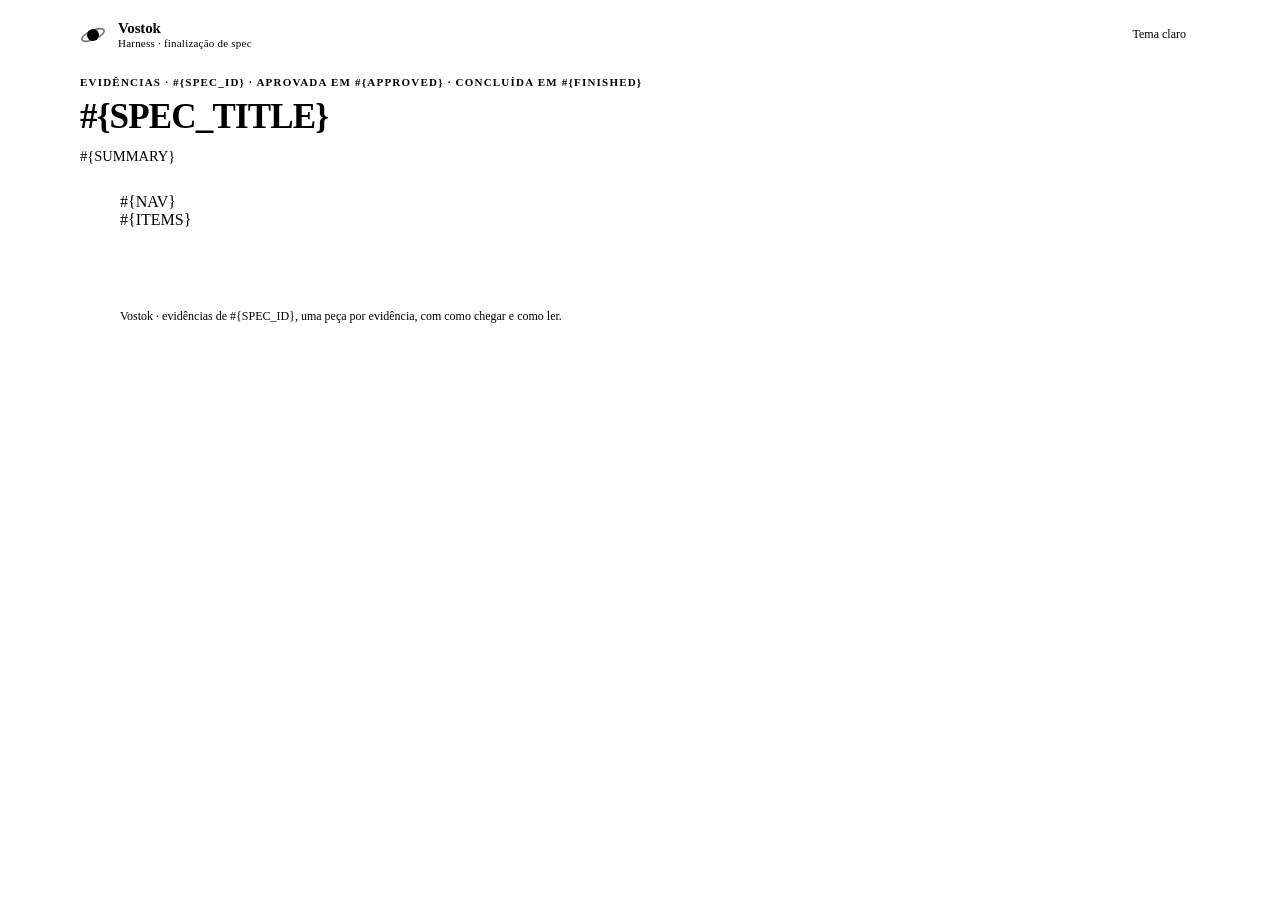
<file: vostok/templates/finalize/evidence.html>
<!doctype html>
<html lang="pt-BR" data-theme="dark">
<head>
<meta charset="utf-8">
<meta name="viewport" content="width=device-width, initial-scale=1">
<title>#{DOC_TITLE}</title>
<style>
#{TOKENS}
* { box-sizing: border-box; }
html { background: var(--color-bg); }
body {
  margin: 0; background: var(--color-bg); color: var(--color-ink);
  font: 400 14px/1.55 var(--font-body); -webkit-font-smoothing: antialiased;
}
code { font: .92em var(--font-mono); background: var(--color-surface-2); padding: 1px 5px; border-radius: 4px; }
p { margin: 0 0 12px; }
h2 { font-size: 20px; margin: 0 0 5px; letter-spacing: -.015em; text-wrap: pretty; }
h3 { font-size: 15px; margin: 0 0 8px; letter-spacing: -.008em; }

/* Cabeçalho em faixa */
.hd { background: linear-gradient(160deg, var(--color-head) 0%, var(--color-head-2) 100%); color: var(--color-head-ink);
      padding: 20px clamp(16px, 4vw, 40px) 0; }
.hd-top, .hd-body { max-width: 1120px; margin: 0 auto; }
.hd-top { display: flex; align-items: center; gap: 12px; }
.mark { width: 26px; height: 26px; flex: none; }
.wm { font-weight: 700; font-size: 15px; letter-spacing: -.01em; line-height: 1.15; }
.wm small { display: block; font-weight: 500; font-size: 11px; color: var(--color-head-muted); letter-spacing: .02em; }
.hd-sp { flex: 1; }
.tbtn { background: rgba(255,255,255,.09); color: var(--color-head-ink); border: 1px solid rgba(255,255,255,.18);
        border-radius: 999px; padding: 6px 13px; font: inherit; font-size: 12px; cursor: pointer; }
.tbtn:hover { background: rgba(255,255,255,.17); }
.tbtn:focus-visible { outline: 2px solid var(--color-head-muted); outline-offset: 2px; }
.hd-body { padding: 26px 0 28px; }
.eyebrow { font-size: 11px; font-weight: 700; letter-spacing: .11em; text-transform: uppercase; color: var(--color-head-muted); margin: 0 0 9px; }
.hd-body h1 { font-size: clamp(26px, 3.5vw, 35px); line-height: 1.12; margin: 0 0 12px; letter-spacing: -.024em; text-wrap: pretty; }
.lede { font-size: 14.5px; color: var(--color-head-muted); max-width: 900px; }
.lede p:last-child { margin-bottom: 0; }
.lede strong { color: var(--color-head-ink); font-weight: 600; }
.lede code { background: rgba(255,255,255,.1); color: var(--color-head-ink); }

main { max-width: 1120px; margin: 0 auto; padding: 0 clamp(16px, 4vw, 40px) 56px; }
.panel { padding: 30px 0 4px; }
.tabs .panel:not(.on) { display: none; }
.sec-h { margin: 0 0 14px; }
.sec-h > p { color: var(--color-muted); font-size: 13.5px; margin: 6px 0 0; }
/* Tabelas */
.tw { overflow-x: auto; border: 1px solid var(--color-line); border-radius: 14px; background: var(--color-surface); margin: 0 0 14px; }
table { border-collapse: collapse; width: 100%; min-width: 560px; }
th { text-align: left; font-size: 11px; text-transform: uppercase; letter-spacing: .07em; color: var(--color-muted); font-weight: 700;
     padding: 11px 14px; border-bottom: 1px solid var(--color-line); background: var(--color-surface-2); white-space: nowrap; }
td { padding: 11px 14px; border-bottom: 1px solid var(--color-line); font-size: 13.5px; vertical-align: top; }
tr:last-child td { border-bottom: 0; }
td.strong { font-weight: 600; }

.na { color: var(--color-muted); font-style: italic; }

/* Abas */
.nav { position: sticky; top: 0; z-index: 20; background: var(--color-surface); border-bottom: 1px solid var(--color-line); }
.nav-in { max-width: 1120px; margin: 0 auto; display: flex; gap: 2px; padding: 0 clamp(16px, 4vw, 40px); overflow-x: auto; }
.nav a { display: block; padding: 12px 12px 10px; font-size: 12.5px; color: var(--color-muted); text-decoration: none;
         border-bottom: 2px solid transparent; white-space: nowrap; }
.nav a:hover { color: var(--color-ink); }
.nav a.on { color: var(--color-primary); border-bottom-color: var(--color-primary); font-weight: 600; }
.nav a:focus-visible { outline: 2px solid var(--color-primary); outline-offset: -3px; border-radius: 3px; }

/* Peças de evidência */
.piece { margin: 0 0 14px; background: var(--color-surface); border: 1px solid var(--color-line); border-radius: 12px; overflow: hidden; }
.piece-top { padding: 12px 16px 0; font-size: 12px; color: var(--color-muted); }
.piece-id { font: 700 11.5px var(--font-mono); color: var(--color-primary); }
.piece-meta { display: flex; gap: 8px; align-items: baseline; flex-wrap: wrap; padding: 4px 16px 10px; }
.piece-meta b { font-size: 14px; overflow-wrap: anywhere; }
.piece-media { padding: 0 16px; }
.piece-media img, .piece-media video { display: block; max-width: 100%; height: auto; border-radius: 8px; border: 1px solid var(--color-line); background: var(--color-bg); }
.piece-media pre { margin: 0; padding: 12px 14px; background: var(--color-bg); border: 1px solid var(--color-line); border-radius: 8px;
                   overflow: auto; max-height: 520px; font: 12px/1.5 var(--font-mono); white-space: pre; }
.piece-media pre code { background: none; padding: 0; border-radius: 0; font: inherit; }
.piece-media .asset { margin: 0; padding: 12px 14px; background: var(--color-surface-2); border-radius: 8px; font-size: 13px; }
.piece-media .asset small { display: block; color: var(--color-muted); margin-top: 2px; }
.piece-foot { margin: 12px 0 0; padding: 12px 16px 14px; border-top: 1px solid var(--color-line); color: var(--color-muted); font-size: 12.5px; }
.piece-foot p { margin: 0 0 8px; }
.piece-foot p:last-child { margin-bottom: 0; }
.piece-foot b { display: block; text-transform: uppercase; font-size: 10.5px; letter-spacing: .08em; color: var(--color-ink); opacity: .7; margin-bottom: 1px; }
.piece.none { padding: 12px 16px 14px; }
.piece.none p { margin: 6px 0 0; color: var(--color-muted); font-size: 13px; }

/* Etiquetas e notas */
.tag { display: inline-block; font-size: 11px; font-weight: 700; letter-spacing: .02em; padding: 2px 8px; border-radius: 999px;
       white-space: nowrap; background: var(--color-surface-2); color: var(--color-muted); }
.chip { display: inline-block; font: 700 11.5px var(--font-mono); color: var(--color-primary); background: var(--color-primary-soft);
        padding: 1px 7px; border-radius: 999px; margin: 0 4px 3px 0; white-space: nowrap; }
.tag.criar { background: var(--color-ok-soft); color: var(--color-ok); }
.tag.alterar { background: var(--color-primary-soft); color: var(--color-primary); }
.tag.auto { background: var(--color-ok-soft); color: var(--color-ok); }
.tag.manual { background: var(--color-warn-soft); color: var(--color-warn); }
td.path { font: 12.5px var(--font-mono); overflow-wrap: anywhere; }
td.mono { font: 12.5px var(--font-mono); white-space: nowrap; }
.md { font-size: 14px; }
.md ul, .md ol { margin: 0 0 12px; padding-left: 22px; }
.md li { margin: 4px 0; }
.md li::marker { color: var(--color-primary); }
.note { background: var(--color-primary-soft); border-radius: 9px; padding: 15px 18px; font-size: 13.5px; margin: 20px 0 0; }
.note > b:first-child { display: block; text-transform: uppercase; font-size: 10.5px; letter-spacing: .08em; margin-bottom: 4px; color: var(--color-primary); }
.note p:last-child, .note ul:last-child, .note ol:last-child { margin-bottom: 0; }
.note ul, .note ol { margin: 0 0 10px; padding-left: 20px; }
.note.warn { background: var(--color-warn-soft); }
.note.warn > b:first-child { color: var(--color-warn); }

/* Conteúdo em Markdown */
.md { font-size: 14px; }
.md ul, .md ol { margin: 0 0 12px; padding-left: 22px; }
.md li { margin: 4px 0; }
.md li::marker { color: var(--color-primary); }

footer { max-width: 1120px; margin: 0 auto; padding: 24px clamp(16px, 4vw, 40px) 44px; border-top: 1px solid var(--color-line);
         color: var(--color-muted); font-size: 12px; }

@page { margin: 14mm 0; }
@media print {
  * { -webkit-print-color-adjust: exact; print-color-adjust: exact; }
  .tbtn, .nav { display: none; }
  .tabs .panel:not(.on), .panel { display: block; }
  .panel + .panel { break-before: page; }
  main { padding-bottom: 0; }
  .piece { break-inside: avoid; }
  .piece-media pre { max-height: none; white-space: pre-wrap; overflow: visible; }
  .sec-h { break-after: avoid; }
}
@media (prefers-reduced-motion: reduce) { * { transition: none !important; } }
</style>
</head>
<body>
<header class="hd">
  <div class="hd-top">
    <svg class="mark" viewBox="0 0 26 26" aria-hidden="true">
      <circle cx="13" cy="13" r="6" fill="currentColor"/>
      <ellipse cx="13" cy="13" rx="12" ry="4.5" fill="none" stroke="currentColor" stroke-width="1.6" opacity=".55" transform="rotate(-24 13 13)"/>
    </svg>
    <div class="wm">Vostok<small>Harness · finalização de spec</small></div>
    <div class="hd-sp"></div>
    <button type="button" class="tbtn" id="theme-toggle" aria-pressed="false">Tema claro</button>
  </div>
  <div class="hd-body">
    <p class="eyebrow">Evidências · #{SPEC_ID} · aprovada em #{APPROVED} · concluída em #{FINISHED}</p>
    <h1>#{SPEC_TITLE}</h1>
    <div class="lede">
#{SUMMARY}
    </div>
  </div>
</header>

<nav class="nav" aria-label="Tarefas">
  <div class="nav-in" role="tablist">
#{NAV}
  </div>
</nav>

<main>
#{ITEMS}
</main>

<footer>Vostok · evidências de #{SPEC_ID}, uma peça por evidência, com como chegar e como ler.</footer>
<script>
(function () {
  var root = document.documentElement;
  var button = document.getElementById("theme-toggle");
  button.addEventListener("click", function () {
    var light = root.getAttribute("data-theme") !== "light";
    root.setAttribute("data-theme", light ? "light" : "dark");
    button.textContent = light ? "Tema escuro" : "Tema claro";
    button.setAttribute("aria-pressed", light ? "true" : "false");
  });

  // Abas: sem JavaScript, todas as tarefas aparecem em sequência e os links levam a cada uma.
  // Links do menu sem painel correspondente saem do menu.
  var tabs = Array.prototype.slice.call(document.querySelectorAll(".nav a[data-tab]")).filter(function (a) {
    if (document.getElementById("p-" + a.getAttribute("data-tab"))) return true;
    a.parentNode.removeChild(a);
    return false;
  });
  var panels = Array.prototype.slice.call(document.querySelectorAll(".panel"));
  // O hash da aba (#task-01) não coincide com o id da seção (p-task-01): o link continua compartilhável
  // e o navegador não rola até a seção antes de ela aparecer, o que esconderia o cabeçalho.
  function show(id) {
    if (!tabs.length) return;
    id = id.replace(/^p-/, "");
    if (!document.getElementById("p-" + id)) id = tabs[0].getAttribute("data-tab");
    tabs.forEach(function (a) {
      var on = a.getAttribute("data-tab") === id;
      a.classList.toggle("on", on);
      a.setAttribute("aria-selected", on ? "true" : "false");
    });
    panels.forEach(function (p) { p.classList.toggle("on", p.id === "p-" + id); });
  }
  tabs.forEach(function (a) {
    a.addEventListener("click", function (ev) {
      ev.preventDefault();
      show(a.getAttribute("data-tab"));
      history.replaceState(null, "", "#" + a.getAttribute("data-tab"));
    });
  });
  if (tabs.length) {
    document.body.classList.add("tabs");
    show((location.hash || "").replace("#", ""));
  }
})();
</script>
</body>
</html>
</file>
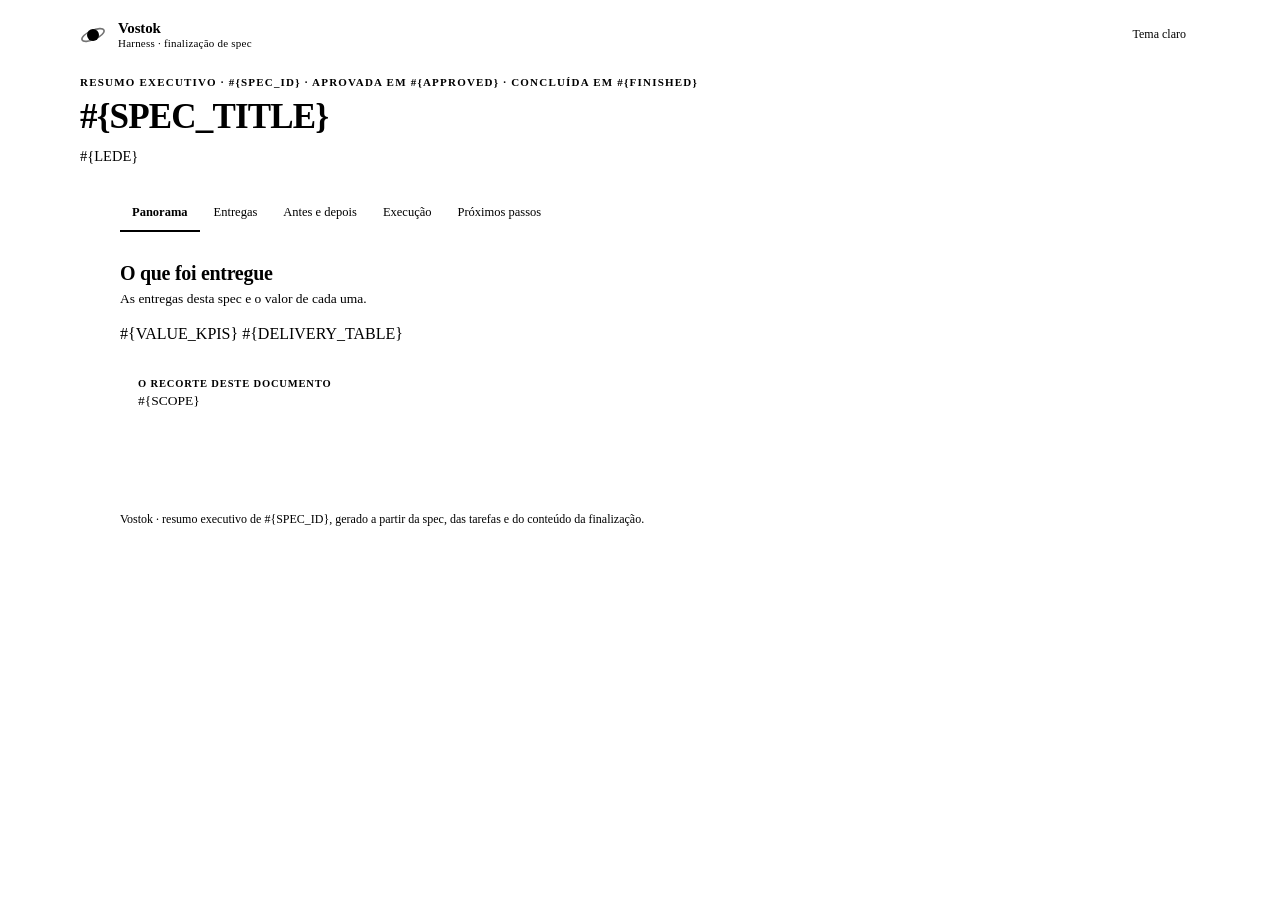
<file: vostok/templates/finalize/executive.html>
<!doctype html>
<html lang="pt-BR" data-theme="dark">
<head>
<meta charset="utf-8">
<meta name="viewport" content="width=device-width, initial-scale=1">
<title>#{DOC_TITLE}</title>
<style>
#{TOKENS}
* { box-sizing: border-box; }
html { background: var(--color-bg); }
body {
  margin: 0; background: var(--color-bg); color: var(--color-ink);
  font: 400 14px/1.55 var(--font-body); -webkit-font-smoothing: antialiased;
}
code { font: .92em var(--font-mono); background: var(--color-surface-2); padding: 1px 5px; border-radius: 4px; }
p { margin: 0 0 12px; }
h2 { font-size: 20px; margin: 0 0 5px; letter-spacing: -.015em; text-wrap: pretty; }
h3 { font-size: 15px; margin: 0 0 8px; letter-spacing: -.008em; }

/* Cabeçalho em faixa */
.hd { background: linear-gradient(160deg, var(--color-head) 0%, var(--color-head-2) 100%); color: var(--color-head-ink);
      padding: 20px clamp(16px, 4vw, 40px) 0; }
.hd-top, .hd-body { max-width: 1120px; margin: 0 auto; }
.hd-top { display: flex; align-items: center; gap: 12px; }
.mark { width: 26px; height: 26px; flex: none; }
.wm { font-weight: 700; font-size: 15px; letter-spacing: -.01em; line-height: 1.15; }
.wm small { display: block; font-weight: 500; font-size: 11px; color: var(--color-head-muted); letter-spacing: .02em; }
.hd-sp { flex: 1; }
.tbtn { background: rgba(255,255,255,.09); color: var(--color-head-ink); border: 1px solid rgba(255,255,255,.18);
        border-radius: 999px; padding: 6px 13px; font: inherit; font-size: 12px; cursor: pointer; }
.tbtn:hover { background: rgba(255,255,255,.17); }
.tbtn:focus-visible { outline: 2px solid var(--color-head-muted); outline-offset: 2px; }
.hd-body { padding: 26px 0 28px; }
.eyebrow { font-size: 11px; font-weight: 700; letter-spacing: .11em; text-transform: uppercase; color: var(--color-head-muted); margin: 0 0 9px; }
.hd-body h1 { font-size: clamp(26px, 3.5vw, 35px); line-height: 1.12; margin: 0 0 12px; letter-spacing: -.024em; text-wrap: pretty; }
.lede { font-size: 14.5px; color: var(--color-head-muted); max-width: 900px; }
.lede p:last-child { margin-bottom: 0; }
.lede strong { color: var(--color-head-ink); font-weight: 600; }
.lede code { background: rgba(255,255,255,.1); color: var(--color-head-ink); }

.na { color: var(--color-muted); font-style: italic; }

/* Abas */
.nav { position: sticky; top: 0; z-index: 20; background: var(--color-surface); border-bottom: 1px solid var(--color-line); }
.nav-in { max-width: 1120px; margin: 0 auto; display: flex; gap: 2px; padding: 0 clamp(16px, 4vw, 40px); overflow-x: auto; }
.nav a { display: block; padding: 12px 12px 10px; font-size: 12.5px; color: var(--color-muted); text-decoration: none;
         border-bottom: 2px solid transparent; white-space: nowrap; }
.nav a:hover { color: var(--color-ink); }
.nav a.on { color: var(--color-primary); border-bottom-color: var(--color-primary); font-weight: 600; }
.nav a:focus-visible { outline: 2px solid var(--color-primary); outline-offset: -3px; border-radius: 3px; }

main { max-width: 1120px; margin: 0 auto; padding: 0 clamp(16px, 4vw, 40px) 56px; }
.panel { padding: 30px 0 8px; }
.tabs .panel:not(.on) { display: none; }
.sec-h { margin: 0 0 18px; }
.sec-h > p { color: var(--color-muted); font-size: 13.5px; margin: 6px 0 0; }
.block { margin-top: 26px; }

/* Indicadores */
.kpis { display: grid; grid-template-columns: repeat(auto-fit, minmax(150px, 1fr)); gap: 1px; background: var(--color-line);
        border: 1px solid var(--color-line); border-radius: 14px; overflow: hidden; margin: 0 0 20px; }
.kpi { background: var(--color-surface); padding: 15px 17px; }
.kpi b { display: block; font-size: 26px; font-weight: 700; letter-spacing: -.03em; line-height: 1.05; font-variant-numeric: tabular-nums; }
.kpi b small { font-size: 15px; font-weight: 500; color: var(--color-muted); letter-spacing: 0; }
.kpi span { display: block; font-size: 11.5px; color: var(--color-muted); margin-top: 4px; }

/* Tabelas */
.tw { overflow-x: auto; border: 1px solid var(--color-line); border-radius: 14px; background: var(--color-surface); margin: 0 0 14px; }
table { border-collapse: collapse; width: 100%; min-width: 560px; }
th { text-align: left; font-size: 11px; text-transform: uppercase; letter-spacing: .07em; color: var(--color-muted); font-weight: 700;
     padding: 11px 14px; border-bottom: 1px solid var(--color-line); background: var(--color-surface-2); white-space: nowrap; }
td { padding: 11px 14px; border-bottom: 1px solid var(--color-line); font-size: 13.5px; vertical-align: top; }
tr:last-child td { border-bottom: 0; }
td.strong { font-weight: 600; }

/* Etiquetas e notas */
.tag { display: inline-block; font-size: 11px; font-weight: 700; letter-spacing: .02em; padding: 2px 8px; border-radius: 999px;
       white-space: nowrap; background: var(--color-surface-2); color: var(--color-muted); }
.tag.alto { background: var(--color-primary-soft); color: var(--color-primary); }
.tag.medio { background: var(--color-ok-soft); color: var(--color-ok); }
.tag.baixo { background: var(--color-surface-2); color: var(--color-muted); }
.note { background: var(--color-primary-soft); border-radius: 9px; padding: 15px 18px; font-size: 13.5px; margin: 20px 0 0; }
.note > b:first-child { display: block; text-transform: uppercase; font-size: 10.5px; letter-spacing: .08em; margin-bottom: 4px; color: var(--color-primary); }
.note p:last-child, .note ul:last-child, .note ol:last-child { margin-bottom: 0; }
.note ul, .note ol { margin: 0 0 10px; padding-left: 20px; }
.note.warn { background: var(--color-warn-soft); }
.note.warn > b:first-child { color: var(--color-warn); }

/* Cartões das entregas */
.cards { display: grid; gap: 10px; }
details.card { background: var(--color-surface); border: 1px solid var(--color-line); border-left: 3px solid var(--color-line);
               border-radius: 9px; overflow: hidden; }
details.card.impact-alto { border-left-color: var(--color-primary); }
details.card.impact-medio { border-left-color: var(--color-ok); }
details.card > summary { display: flex; align-items: baseline; gap: 11px; flex-wrap: wrap; padding: 15px 18px; cursor: pointer; list-style: none; }
details.card > summary::-webkit-details-marker { display: none; }
details.card > summary::before { content: "+"; font-family: var(--font-mono); color: var(--color-primary); font-weight: 700; flex: none; width: 11px; }
details.card[open] > summary::before { content: "\2212"; }
details.card > summary > b { font-size: 14.5px; letter-spacing: -.008em; flex: 1; min-width: 200px; }
details.card > summary:hover { background: var(--color-surface-2); }
details.card > summary:focus-visible { outline: 2px solid var(--color-primary); outline-offset: -2px; }
details.card[open] > summary { border-bottom: 1px solid var(--color-line); }
.card-body { padding: 14px 18px 16px 40px; color: var(--color-muted); font-size: 13.5px; }
.card-body p { margin: 0 0 10px; }
.card-body p:last-child { margin-bottom: 0; }
.card-body p > b:first-child { display: block; text-transform: uppercase; font-size: 10.5px; letter-spacing: .08em;
                               color: var(--color-ink); opacity: .7; margin-bottom: 2px; font-weight: 700; }
.ctl { display: flex; gap: 8px; justify-content: flex-end; margin: -6px 0 12px; }
.ctl button { font: inherit; font-size: 12px; color: var(--color-muted); background: none; border: 1px solid var(--color-line);
              border-radius: 999px; padding: 4px 11px; cursor: pointer; }
.ctl button:hover { color: var(--color-ink); border-color: var(--color-primary); }

/* Conteúdo em Markdown */
.md { font-size: 14px; }
.md ul, .md ol { margin: 0 0 12px; padding-left: 22px; }
.md li { margin: 4px 0; }
.md li::marker { color: var(--color-primary); }

/* Linha do tempo */
.timeline { list-style: none; margin: 0; padding: 0 0 0 18px; border-left: 2px solid var(--color-line); display: grid; gap: 10px; }
.timeline li { position: relative; display: grid; grid-template-columns: 96px minmax(0, 1fr); gap: 12px; align-items: baseline; font-size: 13.5px; }
.timeline li::before { content: ""; position: absolute; left: -25px; top: 6px; width: 10px; height: 10px; border-radius: 50%;
                       background: var(--color-bg); border: 2px solid var(--color-primary); }
.timeline li.pending::before { border-color: var(--color-muted); }
.timeline .date { font: 500 12px/1.4 var(--font-mono); color: var(--color-muted); }
.timeline .task { overflow-wrap: anywhere; }
.timeline .id { font: 700 11.5px var(--font-mono); color: var(--color-primary); margin-right: 6px; }

footer { max-width: 1120px; margin: 0 auto; padding: 24px clamp(16px, 4vw, 40px) 44px; border-top: 1px solid var(--color-line);
         color: var(--color-muted); font-size: 12px; }

@media (max-width: 640px) {
  .card-body { padding-left: 18px; }
  .timeline li { grid-template-columns: minmax(0, 1fr); gap: 2px; }
}
@page { margin: 0; }
@media print {
  * { -webkit-print-color-adjust: exact; print-color-adjust: exact; }
  .tbtn, .nav, .ctl { display: none; }
  .tabs .panel:not(.on), .panel { display: block; }
  .panel + .panel { break-before: page; padding-top: 14mm; }
  main { padding-bottom: 14mm; }
  details.card, .kpi, .timeline li, tr { break-inside: avoid; }
}
@media (prefers-reduced-motion: reduce) { * { transition: none !important; } }
</style>
</head>
<body>
<header class="hd">
  <div class="hd-top">
    <svg class="mark" viewBox="0 0 26 26" aria-hidden="true">
      <circle cx="13" cy="13" r="6" fill="currentColor"/>
      <ellipse cx="13" cy="13" rx="12" ry="4.5" fill="none" stroke="currentColor" stroke-width="1.6" opacity=".55" transform="rotate(-24 13 13)"/>
    </svg>
    <div class="wm">Vostok<small>Harness · finalização de spec</small></div>
    <div class="hd-sp"></div>
    <button type="button" class="tbtn" id="theme-toggle" aria-pressed="false">Tema claro</button>
  </div>
  <div class="hd-body">
    <p class="eyebrow">Resumo executivo · #{SPEC_ID} · aprovada em #{APPROVED} · concluída em #{FINISHED}</p>
    <h1>#{SPEC_TITLE}</h1>
    <div class="lede">
#{LEDE}
    </div>
  </div>
</header>

<nav class="nav" aria-label="Seções">
  <div class="nav-in" role="tablist">
    <a href="#p-panorama" role="tab" data-tab="panorama">Panorama</a>
    <a href="#p-entregas" role="tab" data-tab="entregas">Entregas</a>
    <a href="#p-antes-e-depois" role="tab" data-tab="antes-e-depois">Antes e depois</a>
    <a href="#p-execucao" role="tab" data-tab="execucao">Execução</a>
    <a href="#p-proximos-passos" role="tab" data-tab="proximos-passos">Próximos passos</a>
  </div>
</nav>

<main id="main">
  <section class="panel" id="p-panorama" role="tabpanel" data-panel="panorama">
    <div class="sec-h"><h2>O que foi entregue</h2><p>As entregas desta spec e o valor de cada uma.</p></div>
#{VALUE_KPIS}
#{DELIVERY_TABLE}
    <div class="note"><b>O recorte deste documento</b>
#{SCOPE}
    </div>
  </section>

  <section class="panel" id="p-entregas" role="tabpanel" data-panel="entregas">
    <div class="sec-h"><h2>As #{DELIVERY_COUNT} entregas</h2><p>Abra cada entrega para ver o que mudou, o valor e como perceber.</p></div>
    <div class="ctl"><button type="button" data-cards="open">Abrir todas</button><button type="button" data-cards="close">Fechar todas</button></div>
    <div class="cards">
#{DELIVERIES}
    </div>
  </section>

  <section class="panel" id="p-antes-e-depois" role="tabpanel" data-panel="antes-e-depois">
    <div class="sec-h"><h2>Antes e depois</h2><p>Como era e como ficou para quem usa.</p></div>
    <div class="md">
#{BEFORE_AFTER}
    </div>
  </section>

  <section class="panel" id="p-execucao" role="tabpanel" data-panel="execucao">
    <div class="sec-h"><h2>Como foi executado</h2><p>Tarefas, testes e evidências, da aprovação em #{APPROVED} à conclusão em #{FINISHED}.</p></div>
#{INDICATORS}
    <div class="block">
      <h3>Linha do tempo</h3>
      <ol class="timeline">
#{TIMELINE}
      </ol>
    </div>
  </section>

  <section class="panel" id="p-proximos-passos" role="tabpanel" data-panel="proximos-passos">
    <div class="sec-h"><h2>Próximos passos</h2><p>O que vem a seguir e o que depende de decisão.</p></div>
    <div class="md">
#{NEXT}
    </div>
    <div class="note warn"><b>Riscos e limitações</b>
#{RISKS}
    </div>
  </section>
</main>

<footer>Vostok · resumo executivo de #{SPEC_ID}, gerado a partir da spec, das tarefas e do conteúdo da finalização.</footer>
<script>
(function () {
  var root = document.documentElement;
  var button = document.getElementById("theme-toggle");
  button.addEventListener("click", function () {
    var light = root.getAttribute("data-theme") !== "light";
    root.setAttribute("data-theme", light ? "light" : "dark");
    button.textContent = light ? "Tema escuro" : "Tema claro";
    button.setAttribute("aria-pressed", light ? "true" : "false");
  });

  // Abas: sem JavaScript, todas as seções aparecem em sequência e os links levam a cada uma.
  // Links do menu sem painel correspondente saem do menu.
  var tabs = Array.prototype.slice.call(document.querySelectorAll(".nav a[data-tab]")).filter(function (a) {
    if (document.getElementById("p-" + a.getAttribute("data-tab"))) return true;
    a.parentNode.removeChild(a);
    return false;
  });
  var panels = Array.prototype.slice.call(document.querySelectorAll(".panel"));
  // O hash da aba (#execucao) não coincide com o id da seção (p-execucao): o link continua compartilhável
  // e o navegador não rola até a seção antes de ela aparecer, o que esconderia o cabeçalho.
  function show(id) {
    if (!tabs.length) return;
    id = id.replace(/^p-/, "");
    if (!document.getElementById("p-" + id)) id = tabs[0].getAttribute("data-tab");
    tabs.forEach(function (a) {
      var on = a.getAttribute("data-tab") === id;
      a.classList.toggle("on", on);
      a.setAttribute("aria-selected", on ? "true" : "false");
    });
    panels.forEach(function (p) { p.classList.toggle("on", p.id === "p-" + id); });
  }
  tabs.forEach(function (a) {
    a.addEventListener("click", function (ev) {
      ev.preventDefault();
      show(a.getAttribute("data-tab"));
      history.replaceState(null, "", "#" + a.getAttribute("data-tab"));
    });
  });
  document.body.classList.add("tabs");
  show((location.hash || "").replace("#", ""));

  var cards = Array.prototype.slice.call(document.querySelectorAll("details.card"));
  Array.prototype.forEach.call(document.querySelectorAll("[data-cards]"), function (b) {
    b.addEventListener("click", function () {
      var open = b.getAttribute("data-cards") === "open";
      cards.forEach(function (d) { d.open = open; });
    });
  });

  // Na impressão, as entregas fechadas abrem para o conteúdo sair inteiro no papel.
  var closed = [];
  window.addEventListener("beforeprint", function () {
    closed = cards.filter(function (d) { return !d.open; });
    closed.forEach(function (d) { d.open = true; });
  });
  window.addEventListener("afterprint", function () {
    closed.forEach(function (d) { d.open = false; });
  });
})();
</script>
</body>
</html>
</file>
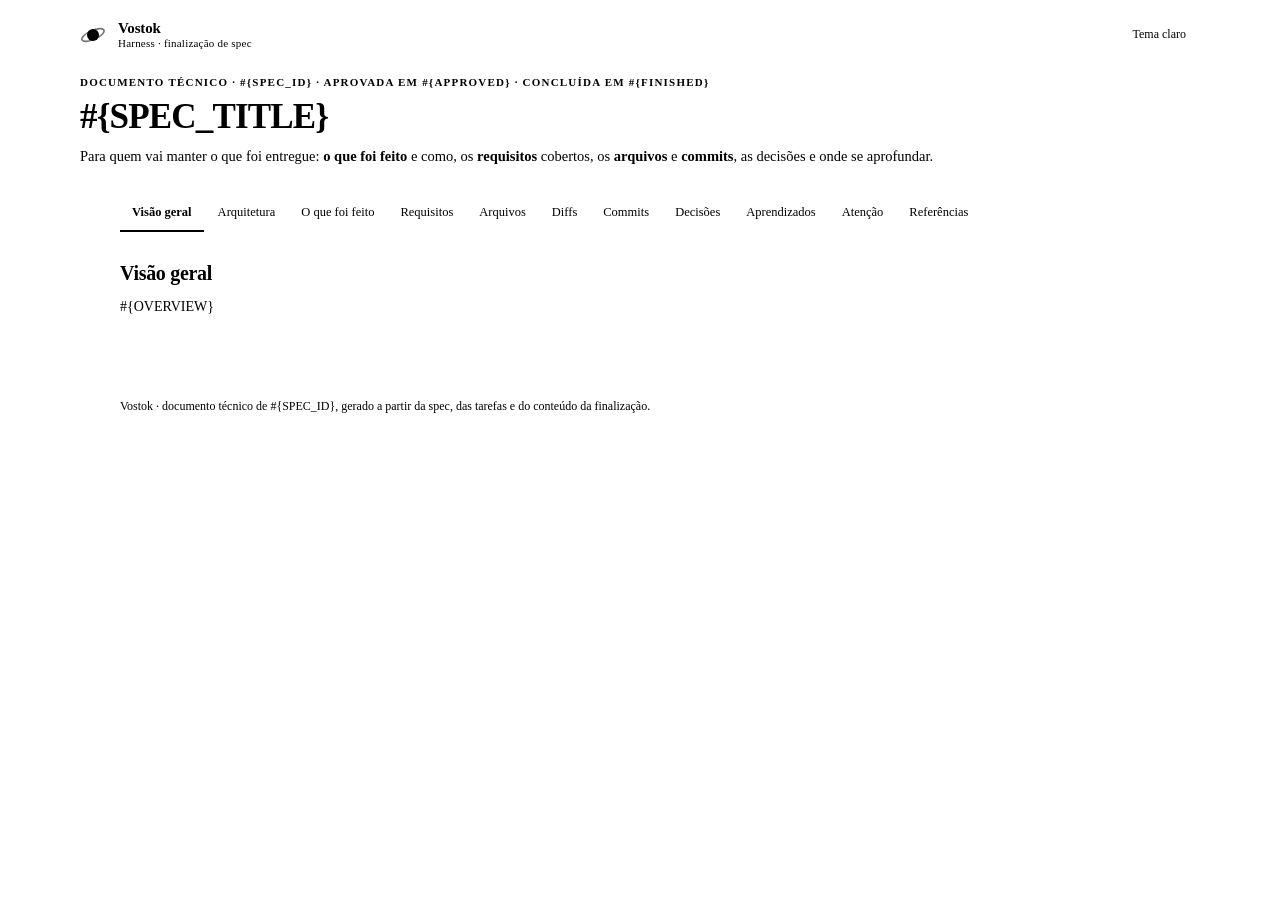
<file: vostok/templates/finalize/technical.html>
<!doctype html>
<html lang="pt-BR" data-theme="dark">
<head>
<meta charset="utf-8">
<meta name="viewport" content="width=device-width, initial-scale=1">
<title>#{DOC_TITLE}</title>
<style>
#{TOKENS}
* { box-sizing: border-box; }
html { background: var(--color-bg); }
body {
  margin: 0; background: var(--color-bg); color: var(--color-ink);
  font: 400 14px/1.55 var(--font-body); -webkit-font-smoothing: antialiased;
}
code { font: .92em var(--font-mono); background: var(--color-surface-2); padding: 1px 5px; border-radius: 4px; }
p { margin: 0 0 12px; }
h2 { font-size: 20px; margin: 0 0 5px; letter-spacing: -.015em; text-wrap: pretty; }
h3 { font-size: 15px; margin: 0 0 8px; letter-spacing: -.008em; }

/* Cabeçalho em faixa */
.hd { background: linear-gradient(160deg, var(--color-head) 0%, var(--color-head-2) 100%); color: var(--color-head-ink);
      padding: 20px clamp(16px, 4vw, 40px) 0; }
.hd-top, .hd-body { max-width: 1120px; margin: 0 auto; }
.hd-top { display: flex; align-items: center; gap: 12px; }
.mark { width: 26px; height: 26px; flex: none; }
.wm { font-weight: 700; font-size: 15px; letter-spacing: -.01em; line-height: 1.15; }
.wm small { display: block; font-weight: 500; font-size: 11px; color: var(--color-head-muted); letter-spacing: .02em; }
.hd-sp { flex: 1; }
.tbtn { background: rgba(255,255,255,.09); color: var(--color-head-ink); border: 1px solid rgba(255,255,255,.18);
        border-radius: 999px; padding: 6px 13px; font: inherit; font-size: 12px; cursor: pointer; }
.tbtn:hover { background: rgba(255,255,255,.17); }
.tbtn:focus-visible { outline: 2px solid var(--color-head-muted); outline-offset: 2px; }
.hd-body { padding: 26px 0 28px; }
.eyebrow { font-size: 11px; font-weight: 700; letter-spacing: .11em; text-transform: uppercase; color: var(--color-head-muted); margin: 0 0 9px; }
.hd-body h1 { font-size: clamp(26px, 3.5vw, 35px); line-height: 1.12; margin: 0 0 12px; letter-spacing: -.024em; text-wrap: pretty; }
.lede { font-size: 14.5px; color: var(--color-head-muted); max-width: 900px; }
.lede p:last-child { margin-bottom: 0; }
.lede strong { color: var(--color-head-ink); font-weight: 600; }
.lede code { background: rgba(255,255,255,.1); color: var(--color-head-ink); }

main { max-width: 1120px; margin: 0 auto; padding: 0 clamp(16px, 4vw, 40px) 56px; }
.panel { padding: 30px 0 4px; }
.tabs .panel:not(.on) { display: none; }
.sec-h { margin: 0 0 14px; }
.sec-h > p { color: var(--color-muted); font-size: 13.5px; margin: 6px 0 0; }
/* Tabelas */
.tw { overflow-x: auto; border: 1px solid var(--color-line); border-radius: 14px; background: var(--color-surface); margin: 0 0 14px; }
table { border-collapse: collapse; width: 100%; min-width: 560px; }
th { text-align: left; font-size: 11px; text-transform: uppercase; letter-spacing: .07em; color: var(--color-muted); font-weight: 700;
     padding: 11px 14px; border-bottom: 1px solid var(--color-line); background: var(--color-surface-2); white-space: nowrap; }
td { padding: 11px 14px; border-bottom: 1px solid var(--color-line); font-size: 13.5px; vertical-align: top; }
tr:last-child td { border-bottom: 0; }
td.strong { font-weight: 600; }

.na { color: var(--color-muted); font-style: italic; }

/* Abas */
.nav { position: sticky; top: 0; z-index: 20; background: var(--color-surface); border-bottom: 1px solid var(--color-line); }
.nav-in { max-width: 1120px; margin: 0 auto; display: flex; gap: 2px; padding: 0 clamp(16px, 4vw, 40px); overflow-x: auto; }
.nav a { display: block; padding: 12px 12px 10px; font-size: 12.5px; color: var(--color-muted); text-decoration: none;
         border-bottom: 2px solid transparent; white-space: nowrap; }
.nav a:hover { color: var(--color-ink); }
.nav a.on { color: var(--color-primary); border-bottom-color: var(--color-primary); font-weight: 600; }
.nav a:focus-visible { outline: 2px solid var(--color-primary); outline-offset: -3px; border-radius: 3px; }

/* Diffs */
details.dfile { background: var(--color-surface); border: 1px solid var(--color-line); border-radius: 9px; margin: 0 0 8px; overflow: hidden; }
details.dfile[open] { border-color: var(--color-primary); }
details.dfile > summary { display: flex; align-items: baseline; gap: 8px; flex-wrap: wrap; padding: 11px 15px; cursor: pointer; list-style: none; }
details.dfile > summary::-webkit-details-marker { display: none; }
details.dfile > summary::before { content: "+"; font-family: var(--font-mono); color: var(--color-primary); font-weight: 700; flex: none; width: 11px; }
details.dfile[open] > summary::before { content: "\2212"; }
details.dfile > summary:hover { background: var(--color-surface-2); }
details.dfile > summary:focus-visible { outline: 2px solid var(--color-primary); outline-offset: -2px; }
details.dfile > summary .path { font: 600 12.5px var(--font-mono); flex: 1; min-width: 200px; overflow-wrap: anywhere; }
.dbody { border-top: 1px solid var(--color-line); }
.dbody > p { margin: 0; padding: 12px 15px; color: var(--color-muted); font-size: 13px; }
.dbody .tw { border: 0; border-radius: 0; margin: 0; }
table.diff { table-layout: fixed; min-width: 760px; font: 12px/1.5 var(--font-mono); }
table.diff td { padding: 0 8px; border-bottom: 0; font-size: 12px; vertical-align: top; }
table.diff col.cln { width: 48px; }
table.diff td.ln { width: 48px; text-align: right; color: var(--color-muted); user-select: none; background: var(--color-surface-2); }
table.diff td.code { white-space: pre-wrap; overflow-wrap: anywhere; }
table.diff td.code.del { background: var(--color-diff-del-soft); }
table.diff td.code.add { background: var(--color-diff-add-soft); }
table.diff td.code.empty { background: var(--color-surface-2); }
table.diff tr:has(td.code.del) td.ln:nth-child(1) { color: var(--color-diff-del); }
table.diff tr:has(td.code.add) td.ln:nth-child(3) { color: var(--color-diff-add); }
table.diff tr.hunk td { background: var(--color-primary-soft); color: var(--color-muted); padding: 4px 10px; }
table.diff td.code:nth-child(2) { border-right: 1px solid var(--color-line); }

/* Etiquetas e notas */
.tag { display: inline-block; font-size: 11px; font-weight: 700; letter-spacing: .02em; padding: 2px 8px; border-radius: 999px;
       white-space: nowrap; background: var(--color-surface-2); color: var(--color-muted); }
.chip { display: inline-block; font: 700 11.5px var(--font-mono); color: var(--color-primary); background: var(--color-primary-soft);
        padding: 1px 7px; border-radius: 999px; margin: 0 4px 3px 0; white-space: nowrap; }
.tag.criar { background: var(--color-ok-soft); color: var(--color-ok); }
.tag.alterar { background: var(--color-primary-soft); color: var(--color-primary); }
.tag.remover { background: var(--color-crit-soft); color: var(--color-crit); }
td.path { font: 12.5px var(--font-mono); overflow-wrap: anywhere; }
td.mono { font: 12.5px var(--font-mono); white-space: nowrap; }
.md { font-size: 14px; }
.md ul, .md ol { margin: 0 0 12px; padding-left: 22px; }
.md li { margin: 4px 0; }
.md li::marker { color: var(--color-primary); }
.note { background: var(--color-primary-soft); border-radius: 9px; padding: 15px 18px; font-size: 13.5px; margin: 20px 0 0; }
.note > b:first-child { display: block; text-transform: uppercase; font-size: 10.5px; letter-spacing: .08em; margin-bottom: 4px; color: var(--color-primary); }
.note p:last-child, .note ul:last-child, .note ol:last-child { margin-bottom: 0; }
.note ul, .note ol { margin: 0 0 10px; padding-left: 20px; }
.note.warn { background: var(--color-warn-soft); }
.note.warn > b:first-child { color: var(--color-warn); }

/* Conteúdo em Markdown */
.md { font-size: 14px; }
.md ul, .md ol { margin: 0 0 12px; padding-left: 22px; }
.md li { margin: 4px 0; }
.md li::marker { color: var(--color-primary); }

footer { max-width: 1120px; margin: 0 auto; padding: 24px clamp(16px, 4vw, 40px) 44px; border-top: 1px solid var(--color-line);
         color: var(--color-muted); font-size: 12px; }

@page { margin: 14mm 0; }
@media print {
  * { -webkit-print-color-adjust: exact; print-color-adjust: exact; }
  .tbtn, .nav { display: none; }
  details.dfile { break-inside: auto; }
  main { padding-bottom: 0; }
  .hd { padding-top: 0; }
  .tabs .panel:not(.on), .panel { display: block; }
  .panel + .panel { break-before: page; }
  .sec-h, tr, th { break-inside: avoid; }
  .sec-h { break-after: avoid; }
}
@media (prefers-reduced-motion: reduce) { * { transition: none !important; } }
</style>
</head>
<body>
<header class="hd">
  <div class="hd-top">
    <svg class="mark" viewBox="0 0 26 26" aria-hidden="true">
      <circle cx="13" cy="13" r="6" fill="currentColor"/>
      <ellipse cx="13" cy="13" rx="12" ry="4.5" fill="none" stroke="currentColor" stroke-width="1.6" opacity=".55" transform="rotate(-24 13 13)"/>
    </svg>
    <div class="wm">Vostok<small>Harness · finalização de spec</small></div>
    <div class="hd-sp"></div>
    <button type="button" class="tbtn" id="theme-toggle" aria-pressed="false">Tema claro</button>
  </div>
  <div class="hd-body">
    <p class="eyebrow">Documento técnico · #{SPEC_ID} · aprovada em #{APPROVED} · concluída em #{FINISHED}</p>
    <h1>#{SPEC_TITLE}</h1>
    <div class="lede">
      <p>Para quem vai manter o que foi entregue: <strong>o que foi feito</strong> e como, os <strong>requisitos</strong> cobertos, os <strong>arquivos</strong> e <strong>commits</strong>, as decisões e onde se aprofundar.</p>
    </div>
  </div>
</header>

<nav class="nav" aria-label="Seções">
  <div class="nav-in" role="tablist">
    <a href="#p-visao-geral" role="tab" data-tab="visao-geral">Visão geral</a>
    <a href="#p-arquitetura" role="tab" data-tab="arquitetura">Arquitetura</a>
    <a href="#p-o-que-foi-feito" role="tab" data-tab="o-que-foi-feito">O que foi feito</a>
    <a href="#p-requisitos" role="tab" data-tab="requisitos">Requisitos</a>
    <a href="#p-arquivos" role="tab" data-tab="arquivos">Arquivos</a>
    <a href="#p-diffs" role="tab" data-tab="diffs">Diffs</a>
    <a href="#p-commits" role="tab" data-tab="commits">Commits</a>
    <a href="#p-decisoes" role="tab" data-tab="decisoes">Decisões</a>
    <a href="#p-aprendizados" role="tab" data-tab="aprendizados">Aprendizados</a>
    <a href="#p-atencao" role="tab" data-tab="atencao">Atenção</a>
    <a href="#p-referencias" role="tab" data-tab="referencias">Referências</a>
  </div>
</nav>

<main>
  <section class="panel" id="p-visao-geral" role="tabpanel" data-panel="visao-geral">
    <div class="sec-h"><h2>Visão geral</h2></div>
    <div class="md">
#{OVERVIEW}
    </div>
  </section>

  <section class="panel" id="p-arquitetura" role="tabpanel" data-panel="arquitetura">
    <div class="sec-h"><h2>Arquitetura e componentes</h2></div>
    <div class="md">
#{ARCHITECTURE}
    </div>
  </section>

  <section class="panel" id="p-o-que-foi-feito" role="tabpanel" data-panel="o-que-foi-feito">
    <div class="sec-h"><h2>O que foi feito</h2></div>
    <div class="md">
#{DONE}
    </div>
  </section>

  <section class="panel" id="p-requisitos" role="tabpanel" data-panel="requisitos">
    <div class="sec-h"><h2>Requisitos e tarefas</h2><p>Cada requisito com as tarefas que o cobrem.</p></div>
#{REQUIREMENTS}
  </section>

  <section class="panel" id="p-arquivos" role="tabpanel" data-panel="arquivos">
    <div class="sec-h"><h2>Arquivos alterados</h2><p>Os caminhos de "Mudar" das tarefas, com a ação.</p></div>
#{FILES}
  </section>

  <section class="panel" id="p-diffs" role="tabpanel" data-panel="diffs">
    <div class="sec-h"><h2>Diffs</h2><p>O que mudou em cada arquivo alterado, entre o último commit anterior à aprovação e o estado atual.</p></div>
#{DIFFS}
  </section>

  <section class="panel" id="p-commits" role="tabpanel" data-panel="commits">
    <div class="sec-h"><h2>Commits</h2><p>Desde a aprovação da spec, nos caminhos das tarefas.</p></div>
#{COMMITS}
  </section>

  <section class="panel" id="p-decisoes" role="tabpanel" data-panel="decisoes">
    <div class="sec-h"><h2>Decisões</h2></div>
    <div class="md">
#{DECISIONS}
    </div>
  </section>

  <section class="panel" id="p-aprendizados" role="tabpanel" data-panel="aprendizados">
    <div class="sec-h"><h2>Aprendizados</h2></div>
    <div class="md">
#{LEARNINGS}
    </div>
  </section>

  <section class="panel" id="p-atencao" role="tabpanel" data-panel="atencao">
    <div class="sec-h"><h2>Pontos de atenção</h2></div>
    <div class="note warn"><b>Antes de mexer</b>
#{ATTENTION}
    </div>
  </section>

  <section class="panel" id="p-referencias" role="tabpanel" data-panel="referencias">
    <div class="sec-h"><h2>Referências</h2><p>Para se aprofundar.</p></div>
    <div class="md">
#{REFERENCES}
    </div>
  </section>
</main>

<footer>Vostok · documento técnico de #{SPEC_ID}, gerado a partir da spec, das tarefas e do conteúdo da finalização.</footer>
<script>
(function () {
  var root = document.documentElement;
  var button = document.getElementById("theme-toggle");
  button.addEventListener("click", function () {
    var light = root.getAttribute("data-theme") !== "light";
    root.setAttribute("data-theme", light ? "light" : "dark");
    button.textContent = light ? "Tema escuro" : "Tema claro";
    button.setAttribute("aria-pressed", light ? "true" : "false");
  });

  // Abas: sem JavaScript, todas as seções aparecem em sequência e os links levam a cada uma.
  // Links do menu sem painel correspondente saem do menu.
  var tabs = Array.prototype.slice.call(document.querySelectorAll(".nav a[data-tab]")).filter(function (a) {
    if (document.getElementById("p-" + a.getAttribute("data-tab"))) return true;
    a.parentNode.removeChild(a);
    return false;
  });
  var panels = Array.prototype.slice.call(document.querySelectorAll(".panel"));
  // O hash da aba (#diffs) não coincide com o id da seção (p-diffs): o link continua compartilhável
  // e o navegador não rola até a seção antes de ela aparecer, o que esconderia o cabeçalho.
  function show(id) {
    if (!tabs.length) return;
    id = id.replace(/^p-/, "");
    if (!document.getElementById("p-" + id)) id = tabs[0].getAttribute("data-tab");
    tabs.forEach(function (a) {
      var on = a.getAttribute("data-tab") === id;
      a.classList.toggle("on", on);
      a.setAttribute("aria-selected", on ? "true" : "false");
    });
    panels.forEach(function (p) { p.classList.toggle("on", p.id === "p-" + id); });
  }
  tabs.forEach(function (a) {
    a.addEventListener("click", function (ev) {
      ev.preventDefault();
      show(a.getAttribute("data-tab"));
      history.replaceState(null, "", "#" + a.getAttribute("data-tab"));
    });
  });
  document.body.classList.add("tabs");
  show((location.hash || "").replace("#", ""));

  // Na impressão, os blocos de diff fechados abrem para o conteúdo sair inteiro no papel.
  var closed = [];
  window.addEventListener("beforeprint", function () {
    closed = Array.prototype.slice.call(document.querySelectorAll("details.dfile:not([open])"));
    closed.forEach(function (d) { d.open = true; });
  });
  window.addEventListener("afterprint", function () {
    closed.forEach(function (d) { d.open = false; });
  });
})();
</script>
</body>
</html>
</file>
